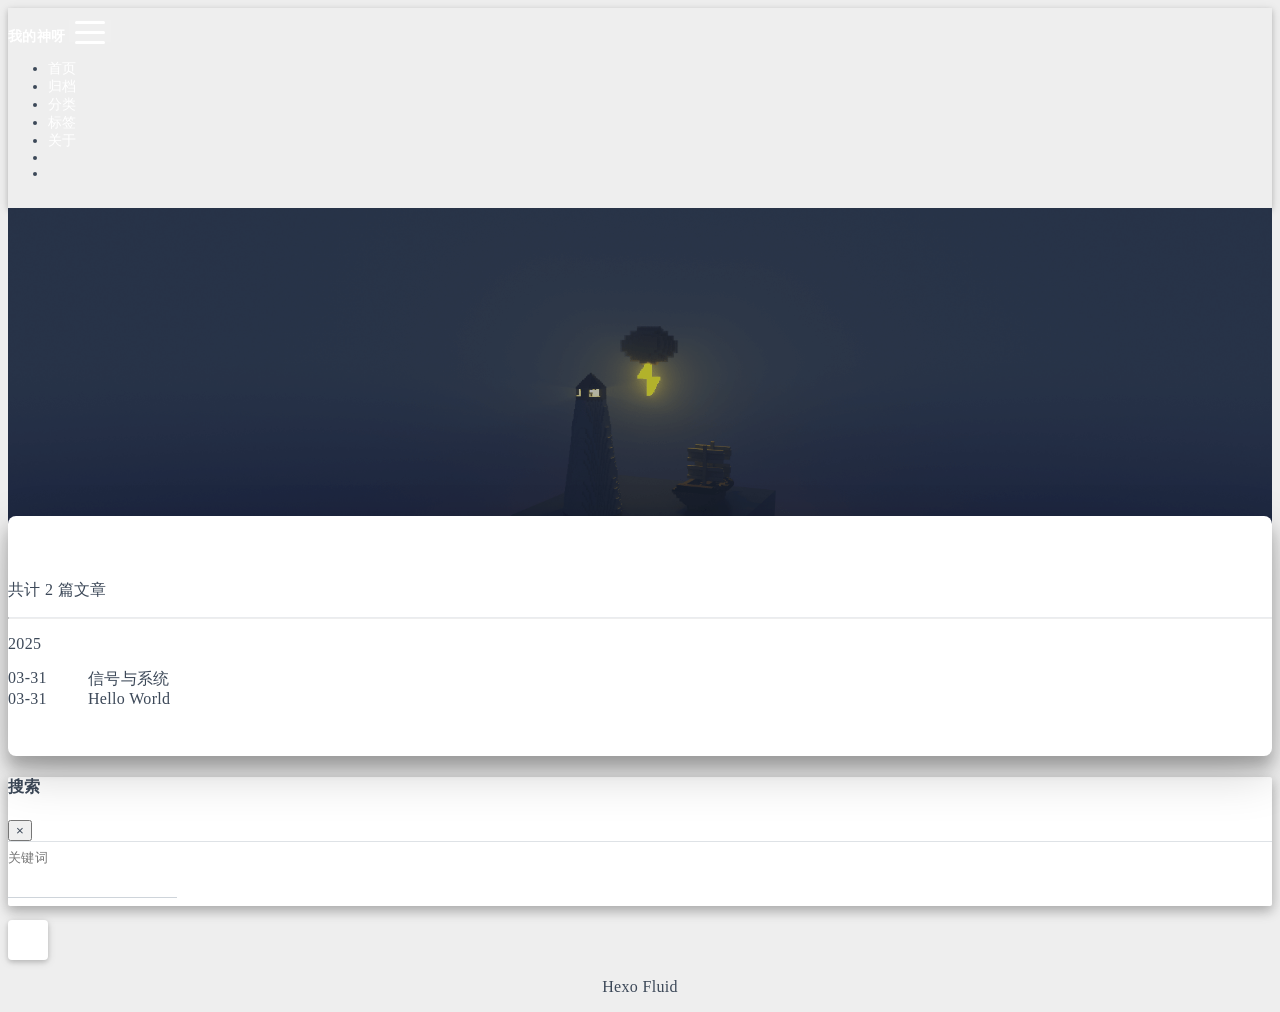
<file: archives/index.html>
<!DOCTYPE html>
<html lang="zh-CN" data-default-color-scheme=auto>



<head>
  <meta charset="UTF-8">

  <link rel="apple-touch-icon" sizes="76x76" href="/img/fluid.png">
  <link rel="icon" href="/img/fluid.png">
  

  <meta name="viewport" content="width=device-width, initial-scale=1.0, maximum-scale=5.0, shrink-to-fit=no">
  <meta http-equiv="x-ua-compatible" content="ie=edge">
  
  <meta name="theme-color" content="#2f4154">
  <meta name="author" content="John Doe">
  <meta name="keywords" content="">
  
    <meta property="og:type" content="website">
<meta property="og:title" content="归档">
<meta property="og:url" content="http://example.com/archives/index.html">
<meta property="og:site_name" content="我的神呀">
<meta property="og:locale" content="zh_CN">
<meta property="article:author" content="John Doe">
<meta name="twitter:card" content="summary_large_image">
  
  
  
  <title>归档 - 我的神呀</title>

  <link  rel="stylesheet" href="https://lib.baomitu.com/twitter-bootstrap/4.6.1/css/bootstrap.min.css" />





<!-- 主题依赖的图标库，不要自行修改 -->
<!-- Do not modify the link that theme dependent icons -->

<link rel="stylesheet" href="//at.alicdn.com/t/c/font_1749284_5i9bdhy70f8.css">



<link rel="stylesheet" href="//at.alicdn.com/t/c/font_1736178_k526ubmyhba.css">


<link  rel="stylesheet" href="/css/main.css" />


  <link id="highlight-css" rel="stylesheet" href="/css/highlight.css" />
  
    <link id="highlight-css-dark" rel="stylesheet" href="/css/highlight-dark.css" />
  




  <script id="fluid-configs">
    var Fluid = window.Fluid || {};
    Fluid.ctx = Object.assign({}, Fluid.ctx)
    var CONFIG = {"hostname":"example.com","root":"/","version":"1.9.8","typing":{"enable":true,"typeSpeed":70,"cursorChar":"_","loop":false,"scope":[]},"anchorjs":{"enable":true,"element":"h1,h2,h3,h4,h5,h6","placement":"left","visible":"hover","icon":""},"progressbar":{"enable":true,"height_px":3,"color":"#29d","options":{"showSpinner":false,"trickleSpeed":100}},"code_language":{"enable":true,"default":"TEXT"},"copy_btn":true,"image_caption":{"enable":true},"image_zoom":{"enable":true,"img_url_replace":["",""]},"toc":{"enable":true,"placement":"right","headingSelector":"h1,h2,h3,h4,h5,h6","collapseDepth":0},"lazyload":{"enable":true,"loading_img":"/img/loading.gif","onlypost":false,"offset_factor":2},"web_analytics":{"enable":false,"follow_dnt":true,"baidu":null,"google":{"measurement_id":null},"tencent":{"sid":null,"cid":null},"leancloud":{"app_id":null,"app_key":null,"server_url":null,"path":"window.location.pathname","ignore_local":false},"umami":{"src":null,"website_id":null,"domains":null,"start_time":"2024-01-01T00:00:00.000Z","token":null,"api_server":null}},"search_path":"/local-search.xml","include_content_in_search":true};

    if (CONFIG.web_analytics.follow_dnt) {
      var dntVal = navigator.doNotTrack || window.doNotTrack || navigator.msDoNotTrack;
      Fluid.ctx.dnt = dntVal && (dntVal.startsWith('1') || dntVal.startsWith('yes') || dntVal.startsWith('on'));
    }
  </script>
  <script  src="/js/utils.js" ></script>
  <script  src="/js/color-schema.js" ></script>
  


  
<meta name="generator" content="Hexo 7.3.0"></head>


<body>
  

  <header>
    

<div class="header-inner" style="height: 60vh;">
  <nav id="navbar" class="navbar fixed-top  navbar-expand-lg navbar-dark scrolling-navbar">
  <div class="container">
    <a class="navbar-brand" href="/">
      <strong>我的神呀</strong>
    </a>

    <button id="navbar-toggler-btn" class="navbar-toggler" type="button" data-toggle="collapse"
            data-target="#navbarSupportedContent"
            aria-controls="navbarSupportedContent" aria-expanded="false" aria-label="Toggle navigation">
      <div class="animated-icon"><span></span><span></span><span></span></div>
    </button>

    <!-- Collapsible content -->
    <div class="collapse navbar-collapse" id="navbarSupportedContent">
      <ul class="navbar-nav ml-auto text-center">
        
          
          
          
          
            <li class="nav-item">
              <a class="nav-link" href="/" target="_self">
                <i class="iconfont icon-home-fill"></i>
                <span>首页</span>
              </a>
            </li>
          
        
          
          
          
          
            <li class="nav-item">
              <a class="nav-link" href="/archives/" target="_self">
                <i class="iconfont icon-archive-fill"></i>
                <span>归档</span>
              </a>
            </li>
          
        
          
          
          
          
            <li class="nav-item">
              <a class="nav-link" href="/categories/" target="_self">
                <i class="iconfont icon-category-fill"></i>
                <span>分类</span>
              </a>
            </li>
          
        
          
          
          
          
            <li class="nav-item">
              <a class="nav-link" href="/tags/" target="_self">
                <i class="iconfont icon-tags-fill"></i>
                <span>标签</span>
              </a>
            </li>
          
        
          
          
          
          
            <li class="nav-item">
              <a class="nav-link" href="/about/" target="_self">
                <i class="iconfont icon-user-fill"></i>
                <span>关于</span>
              </a>
            </li>
          
        
        
          <li class="nav-item" id="search-btn">
            <a class="nav-link" target="_self" href="javascript:;" data-toggle="modal" data-target="#modalSearch" aria-label="Search">
              <i class="iconfont icon-search"></i>
            </a>
          </li>
          
        
        
          <li class="nav-item" id="color-toggle-btn">
            <a class="nav-link" target="_self" href="javascript:;" aria-label="Color Toggle">
              <i class="iconfont icon-dark" id="color-toggle-icon"></i>
            </a>
          </li>
        
      </ul>
    </div>
  </div>
</nav>

  

<div id="banner" class="banner" parallax=true
     style="background: url('/img/default.png') no-repeat center center; background-size: cover;">
  <div class="full-bg-img">
    <div class="mask flex-center" style="background-color: rgba(0, 0, 0, 0.3)">
      <div class="banner-text text-center fade-in-up">
        <div class="h2">
          
            <span id="subtitle" data-typed-text="归档"></span>
          
        </div>

        
      </div>

      
    </div>
  </div>
</div>

</div>

  </header>

  <main>
    
      <div class="container nopadding-x-md">
        <div id="board"
          >
          
          <div class="container">
            <div class="row">
              <div class="col-12 col-md-10 m-auto">
                

<div class="list-group">
  <p class="h4">共计 2 篇文章</p>
  <hr>
  
  
    
      
      <p class="h5">2025</p>
    
    <a href="/2025/03/31/%E4%BF%A1%E5%8F%B7%E4%B8%8E%E7%B3%BB%E7%BB%9F/" class="list-group-item list-group-item-action">
      <time>03-31</time>
      <div class="list-group-item-title">信号与系统</div>
    </a>
  
    
    <a href="/2025/03/31/hello-world/" class="list-group-item list-group-item-action">
      <time>03-31</time>
      <div class="list-group-item-title">Hello World</div>
    </a>
  
</div>





              </div>
            </div>
          </div>
        </div>
      </div>
    

    
      <a id="scroll-top-button" aria-label="TOP" href="#" role="button">
        <i class="iconfont icon-arrowup" aria-hidden="true"></i>
      </a>
    

    
      <div class="modal fade" id="modalSearch" tabindex="-1" role="dialog" aria-labelledby="ModalLabel"
     aria-hidden="true">
  <div class="modal-dialog modal-dialog-scrollable modal-lg" role="document">
    <div class="modal-content">
      <div class="modal-header text-center">
        <h4 class="modal-title w-100 font-weight-bold">搜索</h4>
        <button type="button" id="local-search-close" class="close" data-dismiss="modal" aria-label="Close">
          <span aria-hidden="true">&times;</span>
        </button>
      </div>
      <div class="modal-body mx-3">
        <div class="md-form mb-5">
          <input type="text" id="local-search-input" class="form-control validate">
          <label data-error="x" data-success="v" for="local-search-input">关键词</label>
        </div>
        <div class="list-group" id="local-search-result"></div>
      </div>
    </div>
  </div>
</div>

    

    
  </main>

  <footer>
    <div class="footer-inner">
  
    <div class="footer-content">
       <a href="https://hexo.io" target="_blank" rel="nofollow noopener"><span>Hexo</span></a> <i class="iconfont icon-love"></i> <a href="https://github.com/fluid-dev/hexo-theme-fluid" target="_blank" rel="nofollow noopener"><span>Fluid</span></a> 
    </div>
  
  
  
</div>

  </footer>

  <!-- Scripts -->
  
  <script  src="https://lib.baomitu.com/nprogress/0.2.0/nprogress.min.js" ></script>
  <link  rel="stylesheet" href="https://lib.baomitu.com/nprogress/0.2.0/nprogress.min.css" />

  <script>
    NProgress.configure({"showSpinner":false,"trickleSpeed":100})
    NProgress.start()
    window.addEventListener('load', function() {
      NProgress.done();
    })
  </script>


<script  src="https://lib.baomitu.com/jquery/3.6.4/jquery.min.js" ></script>
<script  src="https://lib.baomitu.com/twitter-bootstrap/4.6.1/js/bootstrap.min.js" ></script>
<script  src="/js/events.js" ></script>
<script  src="/js/plugins.js" ></script>


  <script  src="https://lib.baomitu.com/typed.js/2.0.12/typed.min.js" ></script>
  <script>
    (function (window, document) {
      var typing = Fluid.plugins.typing;
      var subtitle = document.getElementById('subtitle');
      if (!subtitle || !typing) {
        return;
      }
      var text = subtitle.getAttribute('data-typed-text');
      
        typing(text);
      
    })(window, document);
  </script>




  
    <script  src="/js/img-lazyload.js" ></script>
  




  <script  src="/js/local-search.js" ></script>





<!-- 主题的启动项，将它保持在最底部 -->
<!-- the boot of the theme, keep it at the bottom -->
<script  src="/js/boot.js" ></script>


  

  <noscript>
    <div class="noscript-warning">博客在允许 JavaScript 运行的环境下浏览效果更佳</div>
  </noscript>
</body>
</html>
</file>
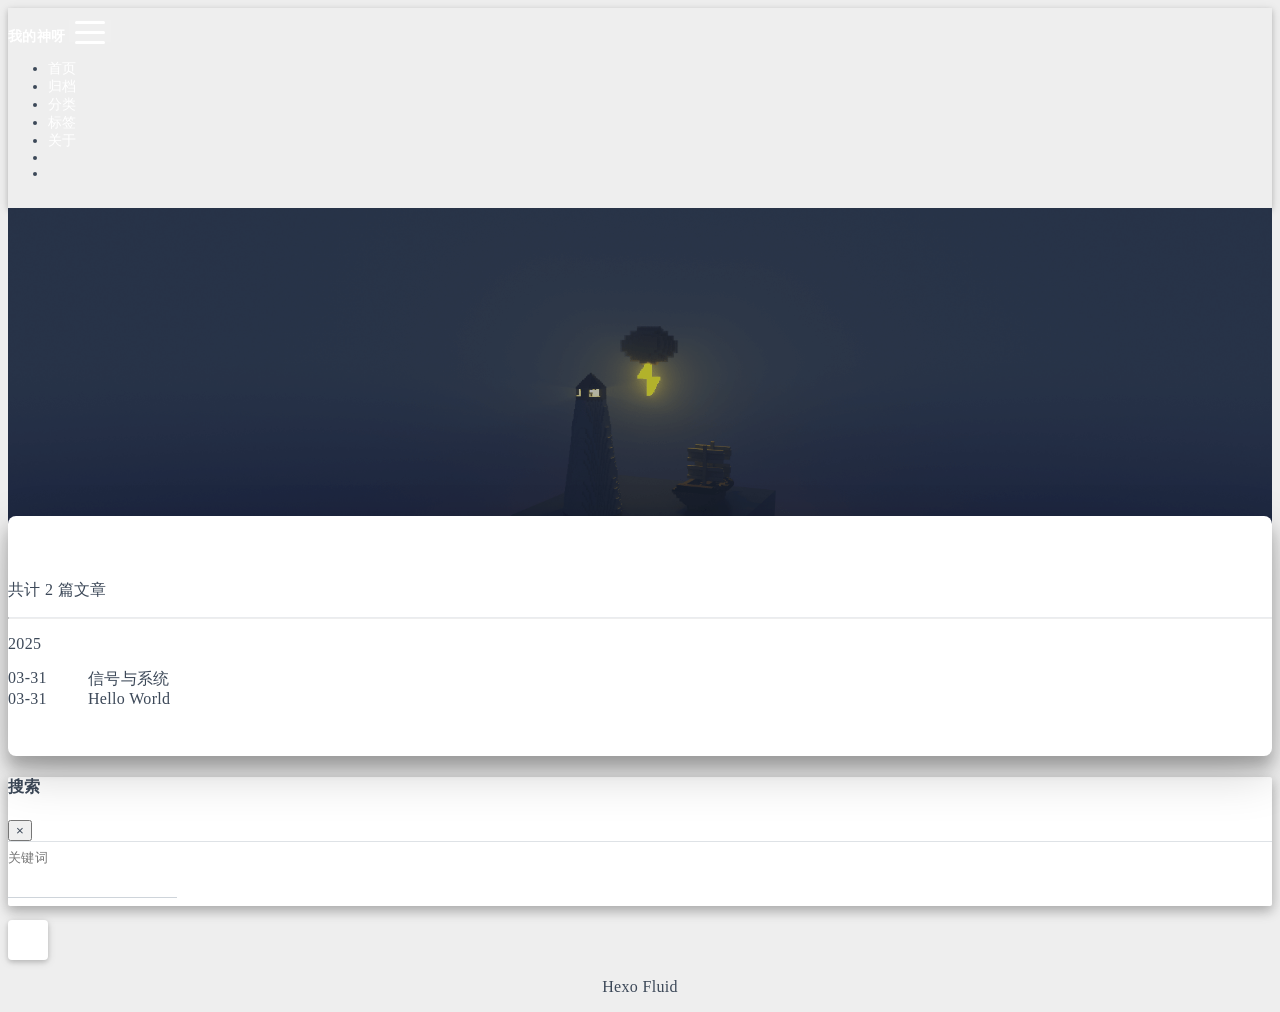
<file: archives/2025/index.html>
<!DOCTYPE html>
<html lang="zh-CN" data-default-color-scheme=auto>



<head>
  <meta charset="UTF-8">

  <link rel="apple-touch-icon" sizes="76x76" href="/img/fluid.png">
  <link rel="icon" href="/img/fluid.png">
  

  <meta name="viewport" content="width=device-width, initial-scale=1.0, maximum-scale=5.0, shrink-to-fit=no">
  <meta http-equiv="x-ua-compatible" content="ie=edge">
  
  <meta name="theme-color" content="#2f4154">
  <meta name="author" content="John Doe">
  <meta name="keywords" content="">
  
    <meta property="og:type" content="website">
<meta property="og:title" content="归档">
<meta property="og:url" content="http://example.com/archives/2025/index.html">
<meta property="og:site_name" content="我的神呀">
<meta property="og:locale" content="zh_CN">
<meta property="article:author" content="John Doe">
<meta name="twitter:card" content="summary_large_image">
  
  
  
  <title>归档 - 我的神呀</title>

  <link  rel="stylesheet" href="https://lib.baomitu.com/twitter-bootstrap/4.6.1/css/bootstrap.min.css" />





<!-- 主题依赖的图标库，不要自行修改 -->
<!-- Do not modify the link that theme dependent icons -->

<link rel="stylesheet" href="//at.alicdn.com/t/c/font_1749284_5i9bdhy70f8.css">



<link rel="stylesheet" href="//at.alicdn.com/t/c/font_1736178_k526ubmyhba.css">


<link  rel="stylesheet" href="/css/main.css" />


  <link id="highlight-css" rel="stylesheet" href="/css/highlight.css" />
  
    <link id="highlight-css-dark" rel="stylesheet" href="/css/highlight-dark.css" />
  




  <script id="fluid-configs">
    var Fluid = window.Fluid || {};
    Fluid.ctx = Object.assign({}, Fluid.ctx)
    var CONFIG = {"hostname":"example.com","root":"/","version":"1.9.8","typing":{"enable":true,"typeSpeed":70,"cursorChar":"_","loop":false,"scope":[]},"anchorjs":{"enable":true,"element":"h1,h2,h3,h4,h5,h6","placement":"left","visible":"hover","icon":""},"progressbar":{"enable":true,"height_px":3,"color":"#29d","options":{"showSpinner":false,"trickleSpeed":100}},"code_language":{"enable":true,"default":"TEXT"},"copy_btn":true,"image_caption":{"enable":true},"image_zoom":{"enable":true,"img_url_replace":["",""]},"toc":{"enable":true,"placement":"right","headingSelector":"h1,h2,h3,h4,h5,h6","collapseDepth":0},"lazyload":{"enable":true,"loading_img":"/img/loading.gif","onlypost":false,"offset_factor":2},"web_analytics":{"enable":false,"follow_dnt":true,"baidu":null,"google":{"measurement_id":null},"tencent":{"sid":null,"cid":null},"leancloud":{"app_id":null,"app_key":null,"server_url":null,"path":"window.location.pathname","ignore_local":false},"umami":{"src":null,"website_id":null,"domains":null,"start_time":"2024-01-01T00:00:00.000Z","token":null,"api_server":null}},"search_path":"/local-search.xml","include_content_in_search":true};

    if (CONFIG.web_analytics.follow_dnt) {
      var dntVal = navigator.doNotTrack || window.doNotTrack || navigator.msDoNotTrack;
      Fluid.ctx.dnt = dntVal && (dntVal.startsWith('1') || dntVal.startsWith('yes') || dntVal.startsWith('on'));
    }
  </script>
  <script  src="/js/utils.js" ></script>
  <script  src="/js/color-schema.js" ></script>
  


  
<meta name="generator" content="Hexo 7.3.0"></head>


<body>
  

  <header>
    

<div class="header-inner" style="height: 60vh;">
  <nav id="navbar" class="navbar fixed-top  navbar-expand-lg navbar-dark scrolling-navbar">
  <div class="container">
    <a class="navbar-brand" href="/">
      <strong>我的神呀</strong>
    </a>

    <button id="navbar-toggler-btn" class="navbar-toggler" type="button" data-toggle="collapse"
            data-target="#navbarSupportedContent"
            aria-controls="navbarSupportedContent" aria-expanded="false" aria-label="Toggle navigation">
      <div class="animated-icon"><span></span><span></span><span></span></div>
    </button>

    <!-- Collapsible content -->
    <div class="collapse navbar-collapse" id="navbarSupportedContent">
      <ul class="navbar-nav ml-auto text-center">
        
          
          
          
          
            <li class="nav-item">
              <a class="nav-link" href="/" target="_self">
                <i class="iconfont icon-home-fill"></i>
                <span>首页</span>
              </a>
            </li>
          
        
          
          
          
          
            <li class="nav-item">
              <a class="nav-link" href="/archives/" target="_self">
                <i class="iconfont icon-archive-fill"></i>
                <span>归档</span>
              </a>
            </li>
          
        
          
          
          
          
            <li class="nav-item">
              <a class="nav-link" href="/categories/" target="_self">
                <i class="iconfont icon-category-fill"></i>
                <span>分类</span>
              </a>
            </li>
          
        
          
          
          
          
            <li class="nav-item">
              <a class="nav-link" href="/tags/" target="_self">
                <i class="iconfont icon-tags-fill"></i>
                <span>标签</span>
              </a>
            </li>
          
        
          
          
          
          
            <li class="nav-item">
              <a class="nav-link" href="/about/" target="_self">
                <i class="iconfont icon-user-fill"></i>
                <span>关于</span>
              </a>
            </li>
          
        
        
          <li class="nav-item" id="search-btn">
            <a class="nav-link" target="_self" href="javascript:;" data-toggle="modal" data-target="#modalSearch" aria-label="Search">
              <i class="iconfont icon-search"></i>
            </a>
          </li>
          
        
        
          <li class="nav-item" id="color-toggle-btn">
            <a class="nav-link" target="_self" href="javascript:;" aria-label="Color Toggle">
              <i class="iconfont icon-dark" id="color-toggle-icon"></i>
            </a>
          </li>
        
      </ul>
    </div>
  </div>
</nav>

  

<div id="banner" class="banner" parallax=true
     style="background: url('/img/default.png') no-repeat center center; background-size: cover;">
  <div class="full-bg-img">
    <div class="mask flex-center" style="background-color: rgba(0, 0, 0, 0.3)">
      <div class="banner-text text-center fade-in-up">
        <div class="h2">
          
            <span id="subtitle" data-typed-text="归档"></span>
          
        </div>

        
      </div>

      
    </div>
  </div>
</div>

</div>

  </header>

  <main>
    
      <div class="container nopadding-x-md">
        <div id="board"
          >
          
          <div class="container">
            <div class="row">
              <div class="col-12 col-md-10 m-auto">
                

<div class="list-group">
  <p class="h4">共计 2 篇文章</p>
  <hr>
  
  
    
      
      <p class="h5">2025</p>
    
    <a href="/2025/03/31/%E4%BF%A1%E5%8F%B7%E4%B8%8E%E7%B3%BB%E7%BB%9F/" class="list-group-item list-group-item-action">
      <time>03-31</time>
      <div class="list-group-item-title">信号与系统</div>
    </a>
  
    
    <a href="/2025/03/31/hello-world/" class="list-group-item list-group-item-action">
      <time>03-31</time>
      <div class="list-group-item-title">Hello World</div>
    </a>
  
</div>





              </div>
            </div>
          </div>
        </div>
      </div>
    

    
      <a id="scroll-top-button" aria-label="TOP" href="#" role="button">
        <i class="iconfont icon-arrowup" aria-hidden="true"></i>
      </a>
    

    
      <div class="modal fade" id="modalSearch" tabindex="-1" role="dialog" aria-labelledby="ModalLabel"
     aria-hidden="true">
  <div class="modal-dialog modal-dialog-scrollable modal-lg" role="document">
    <div class="modal-content">
      <div class="modal-header text-center">
        <h4 class="modal-title w-100 font-weight-bold">搜索</h4>
        <button type="button" id="local-search-close" class="close" data-dismiss="modal" aria-label="Close">
          <span aria-hidden="true">&times;</span>
        </button>
      </div>
      <div class="modal-body mx-3">
        <div class="md-form mb-5">
          <input type="text" id="local-search-input" class="form-control validate">
          <label data-error="x" data-success="v" for="local-search-input">关键词</label>
        </div>
        <div class="list-group" id="local-search-result"></div>
      </div>
    </div>
  </div>
</div>

    

    
  </main>

  <footer>
    <div class="footer-inner">
  
    <div class="footer-content">
       <a href="https://hexo.io" target="_blank" rel="nofollow noopener"><span>Hexo</span></a> <i class="iconfont icon-love"></i> <a href="https://github.com/fluid-dev/hexo-theme-fluid" target="_blank" rel="nofollow noopener"><span>Fluid</span></a> 
    </div>
  
  
  
</div>

  </footer>

  <!-- Scripts -->
  
  <script  src="https://lib.baomitu.com/nprogress/0.2.0/nprogress.min.js" ></script>
  <link  rel="stylesheet" href="https://lib.baomitu.com/nprogress/0.2.0/nprogress.min.css" />

  <script>
    NProgress.configure({"showSpinner":false,"trickleSpeed":100})
    NProgress.start()
    window.addEventListener('load', function() {
      NProgress.done();
    })
  </script>


<script  src="https://lib.baomitu.com/jquery/3.6.4/jquery.min.js" ></script>
<script  src="https://lib.baomitu.com/twitter-bootstrap/4.6.1/js/bootstrap.min.js" ></script>
<script  src="/js/events.js" ></script>
<script  src="/js/plugins.js" ></script>


  <script  src="https://lib.baomitu.com/typed.js/2.0.12/typed.min.js" ></script>
  <script>
    (function (window, document) {
      var typing = Fluid.plugins.typing;
      var subtitle = document.getElementById('subtitle');
      if (!subtitle || !typing) {
        return;
      }
      var text = subtitle.getAttribute('data-typed-text');
      
        typing(text);
      
    })(window, document);
  </script>




  
    <script  src="/js/img-lazyload.js" ></script>
  




  <script  src="/js/local-search.js" ></script>





<!-- 主题的启动项，将它保持在最底部 -->
<!-- the boot of the theme, keep it at the bottom -->
<script  src="/js/boot.js" ></script>


  

  <noscript>
    <div class="noscript-warning">博客在允许 JavaScript 运行的环境下浏览效果更佳</div>
  </noscript>
</body>
</html>
</file>
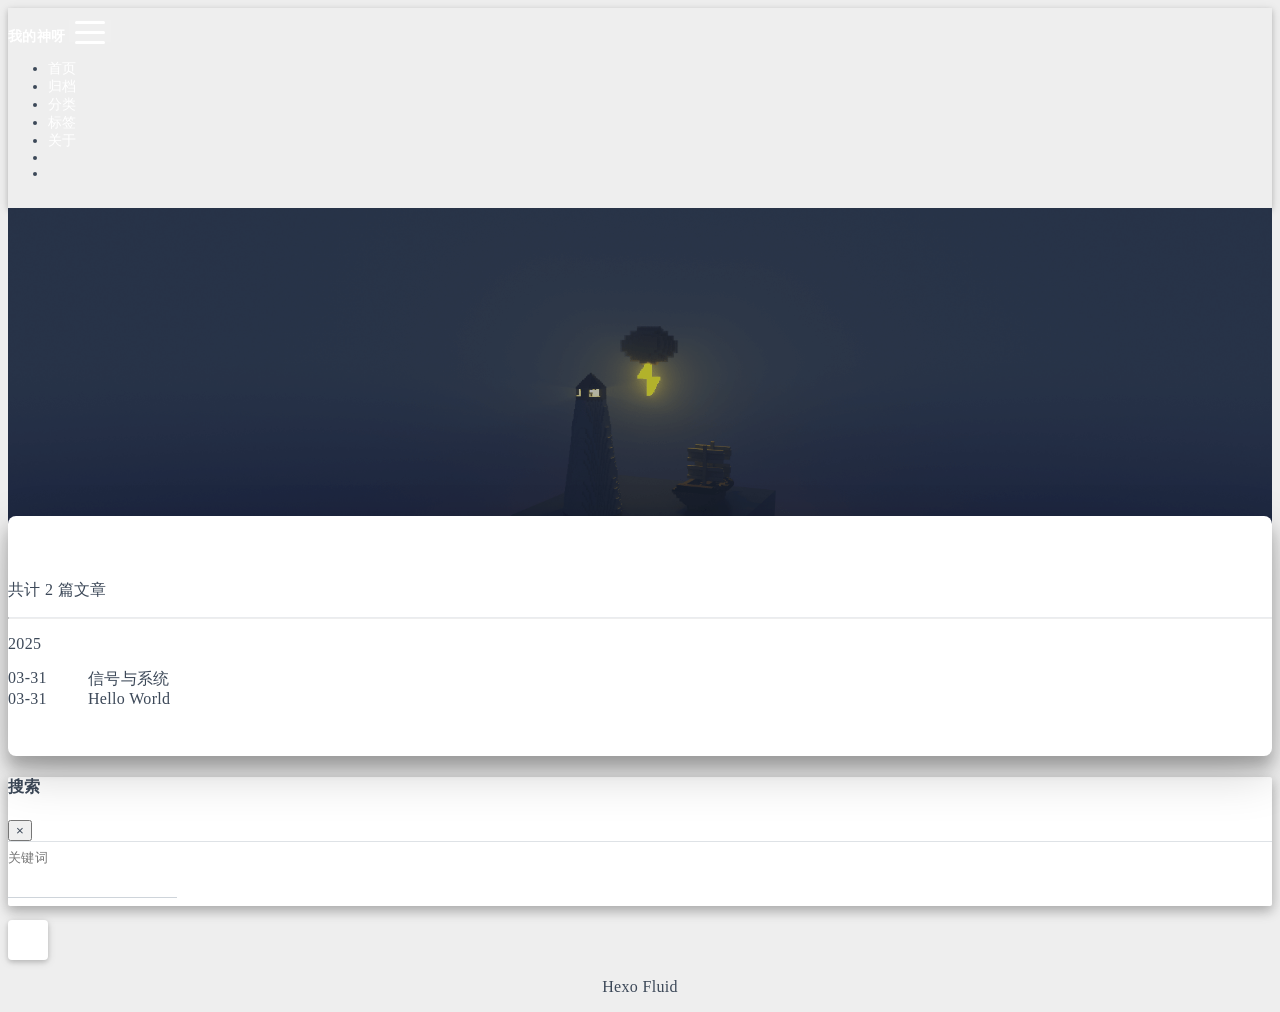
<file: archives/2025/03/index.html>
<!DOCTYPE html>
<html lang="zh-CN" data-default-color-scheme=auto>



<head>
  <meta charset="UTF-8">

  <link rel="apple-touch-icon" sizes="76x76" href="/img/fluid.png">
  <link rel="icon" href="/img/fluid.png">
  

  <meta name="viewport" content="width=device-width, initial-scale=1.0, maximum-scale=5.0, shrink-to-fit=no">
  <meta http-equiv="x-ua-compatible" content="ie=edge">
  
  <meta name="theme-color" content="#2f4154">
  <meta name="author" content="John Doe">
  <meta name="keywords" content="">
  
    <meta property="og:type" content="website">
<meta property="og:title" content="归档">
<meta property="og:url" content="http://example.com/archives/2025/03/index.html">
<meta property="og:site_name" content="我的神呀">
<meta property="og:locale" content="zh_CN">
<meta property="article:author" content="John Doe">
<meta name="twitter:card" content="summary_large_image">
  
  
  
  <title>归档 - 我的神呀</title>

  <link  rel="stylesheet" href="https://lib.baomitu.com/twitter-bootstrap/4.6.1/css/bootstrap.min.css" />





<!-- 主题依赖的图标库，不要自行修改 -->
<!-- Do not modify the link that theme dependent icons -->

<link rel="stylesheet" href="//at.alicdn.com/t/c/font_1749284_5i9bdhy70f8.css">



<link rel="stylesheet" href="//at.alicdn.com/t/c/font_1736178_k526ubmyhba.css">


<link  rel="stylesheet" href="/css/main.css" />


  <link id="highlight-css" rel="stylesheet" href="/css/highlight.css" />
  
    <link id="highlight-css-dark" rel="stylesheet" href="/css/highlight-dark.css" />
  




  <script id="fluid-configs">
    var Fluid = window.Fluid || {};
    Fluid.ctx = Object.assign({}, Fluid.ctx)
    var CONFIG = {"hostname":"example.com","root":"/","version":"1.9.8","typing":{"enable":true,"typeSpeed":70,"cursorChar":"_","loop":false,"scope":[]},"anchorjs":{"enable":true,"element":"h1,h2,h3,h4,h5,h6","placement":"left","visible":"hover","icon":""},"progressbar":{"enable":true,"height_px":3,"color":"#29d","options":{"showSpinner":false,"trickleSpeed":100}},"code_language":{"enable":true,"default":"TEXT"},"copy_btn":true,"image_caption":{"enable":true},"image_zoom":{"enable":true,"img_url_replace":["",""]},"toc":{"enable":true,"placement":"right","headingSelector":"h1,h2,h3,h4,h5,h6","collapseDepth":0},"lazyload":{"enable":true,"loading_img":"/img/loading.gif","onlypost":false,"offset_factor":2},"web_analytics":{"enable":false,"follow_dnt":true,"baidu":null,"google":{"measurement_id":null},"tencent":{"sid":null,"cid":null},"leancloud":{"app_id":null,"app_key":null,"server_url":null,"path":"window.location.pathname","ignore_local":false},"umami":{"src":null,"website_id":null,"domains":null,"start_time":"2024-01-01T00:00:00.000Z","token":null,"api_server":null}},"search_path":"/local-search.xml","include_content_in_search":true};

    if (CONFIG.web_analytics.follow_dnt) {
      var dntVal = navigator.doNotTrack || window.doNotTrack || navigator.msDoNotTrack;
      Fluid.ctx.dnt = dntVal && (dntVal.startsWith('1') || dntVal.startsWith('yes') || dntVal.startsWith('on'));
    }
  </script>
  <script  src="/js/utils.js" ></script>
  <script  src="/js/color-schema.js" ></script>
  


  
<meta name="generator" content="Hexo 7.3.0"></head>


<body>
  

  <header>
    

<div class="header-inner" style="height: 60vh;">
  <nav id="navbar" class="navbar fixed-top  navbar-expand-lg navbar-dark scrolling-navbar">
  <div class="container">
    <a class="navbar-brand" href="/">
      <strong>我的神呀</strong>
    </a>

    <button id="navbar-toggler-btn" class="navbar-toggler" type="button" data-toggle="collapse"
            data-target="#navbarSupportedContent"
            aria-controls="navbarSupportedContent" aria-expanded="false" aria-label="Toggle navigation">
      <div class="animated-icon"><span></span><span></span><span></span></div>
    </button>

    <!-- Collapsible content -->
    <div class="collapse navbar-collapse" id="navbarSupportedContent">
      <ul class="navbar-nav ml-auto text-center">
        
          
          
          
          
            <li class="nav-item">
              <a class="nav-link" href="/" target="_self">
                <i class="iconfont icon-home-fill"></i>
                <span>首页</span>
              </a>
            </li>
          
        
          
          
          
          
            <li class="nav-item">
              <a class="nav-link" href="/archives/" target="_self">
                <i class="iconfont icon-archive-fill"></i>
                <span>归档</span>
              </a>
            </li>
          
        
          
          
          
          
            <li class="nav-item">
              <a class="nav-link" href="/categories/" target="_self">
                <i class="iconfont icon-category-fill"></i>
                <span>分类</span>
              </a>
            </li>
          
        
          
          
          
          
            <li class="nav-item">
              <a class="nav-link" href="/tags/" target="_self">
                <i class="iconfont icon-tags-fill"></i>
                <span>标签</span>
              </a>
            </li>
          
        
          
          
          
          
            <li class="nav-item">
              <a class="nav-link" href="/about/" target="_self">
                <i class="iconfont icon-user-fill"></i>
                <span>关于</span>
              </a>
            </li>
          
        
        
          <li class="nav-item" id="search-btn">
            <a class="nav-link" target="_self" href="javascript:;" data-toggle="modal" data-target="#modalSearch" aria-label="Search">
              <i class="iconfont icon-search"></i>
            </a>
          </li>
          
        
        
          <li class="nav-item" id="color-toggle-btn">
            <a class="nav-link" target="_self" href="javascript:;" aria-label="Color Toggle">
              <i class="iconfont icon-dark" id="color-toggle-icon"></i>
            </a>
          </li>
        
      </ul>
    </div>
  </div>
</nav>

  

<div id="banner" class="banner" parallax=true
     style="background: url('/img/default.png') no-repeat center center; background-size: cover;">
  <div class="full-bg-img">
    <div class="mask flex-center" style="background-color: rgba(0, 0, 0, 0.3)">
      <div class="banner-text text-center fade-in-up">
        <div class="h2">
          
            <span id="subtitle" data-typed-text="归档"></span>
          
        </div>

        
      </div>

      
    </div>
  </div>
</div>

</div>

  </header>

  <main>
    
      <div class="container nopadding-x-md">
        <div id="board"
          >
          
          <div class="container">
            <div class="row">
              <div class="col-12 col-md-10 m-auto">
                

<div class="list-group">
  <p class="h4">共计 2 篇文章</p>
  <hr>
  
  
    
      
      <p class="h5">2025</p>
    
    <a href="/2025/03/31/%E4%BF%A1%E5%8F%B7%E4%B8%8E%E7%B3%BB%E7%BB%9F/" class="list-group-item list-group-item-action">
      <time>03-31</time>
      <div class="list-group-item-title">信号与系统</div>
    </a>
  
    
    <a href="/2025/03/31/hello-world/" class="list-group-item list-group-item-action">
      <time>03-31</time>
      <div class="list-group-item-title">Hello World</div>
    </a>
  
</div>





              </div>
            </div>
          </div>
        </div>
      </div>
    

    
      <a id="scroll-top-button" aria-label="TOP" href="#" role="button">
        <i class="iconfont icon-arrowup" aria-hidden="true"></i>
      </a>
    

    
      <div class="modal fade" id="modalSearch" tabindex="-1" role="dialog" aria-labelledby="ModalLabel"
     aria-hidden="true">
  <div class="modal-dialog modal-dialog-scrollable modal-lg" role="document">
    <div class="modal-content">
      <div class="modal-header text-center">
        <h4 class="modal-title w-100 font-weight-bold">搜索</h4>
        <button type="button" id="local-search-close" class="close" data-dismiss="modal" aria-label="Close">
          <span aria-hidden="true">&times;</span>
        </button>
      </div>
      <div class="modal-body mx-3">
        <div class="md-form mb-5">
          <input type="text" id="local-search-input" class="form-control validate">
          <label data-error="x" data-success="v" for="local-search-input">关键词</label>
        </div>
        <div class="list-group" id="local-search-result"></div>
      </div>
    </div>
  </div>
</div>

    

    
  </main>

  <footer>
    <div class="footer-inner">
  
    <div class="footer-content">
       <a href="https://hexo.io" target="_blank" rel="nofollow noopener"><span>Hexo</span></a> <i class="iconfont icon-love"></i> <a href="https://github.com/fluid-dev/hexo-theme-fluid" target="_blank" rel="nofollow noopener"><span>Fluid</span></a> 
    </div>
  
  
  
</div>

  </footer>

  <!-- Scripts -->
  
  <script  src="https://lib.baomitu.com/nprogress/0.2.0/nprogress.min.js" ></script>
  <link  rel="stylesheet" href="https://lib.baomitu.com/nprogress/0.2.0/nprogress.min.css" />

  <script>
    NProgress.configure({"showSpinner":false,"trickleSpeed":100})
    NProgress.start()
    window.addEventListener('load', function() {
      NProgress.done();
    })
  </script>


<script  src="https://lib.baomitu.com/jquery/3.6.4/jquery.min.js" ></script>
<script  src="https://lib.baomitu.com/twitter-bootstrap/4.6.1/js/bootstrap.min.js" ></script>
<script  src="/js/events.js" ></script>
<script  src="/js/plugins.js" ></script>


  <script  src="https://lib.baomitu.com/typed.js/2.0.12/typed.min.js" ></script>
  <script>
    (function (window, document) {
      var typing = Fluid.plugins.typing;
      var subtitle = document.getElementById('subtitle');
      if (!subtitle || !typing) {
        return;
      }
      var text = subtitle.getAttribute('data-typed-text');
      
        typing(text);
      
    })(window, document);
  </script>




  
    <script  src="/js/img-lazyload.js" ></script>
  




  <script  src="/js/local-search.js" ></script>





<!-- 主题的启动项，将它保持在最底部 -->
<!-- the boot of the theme, keep it at the bottom -->
<script  src="/js/boot.js" ></script>


  

  <noscript>
    <div class="noscript-warning">博客在允许 JavaScript 运行的环境下浏览效果更佳</div>
  </noscript>
</body>
</html>
</file>
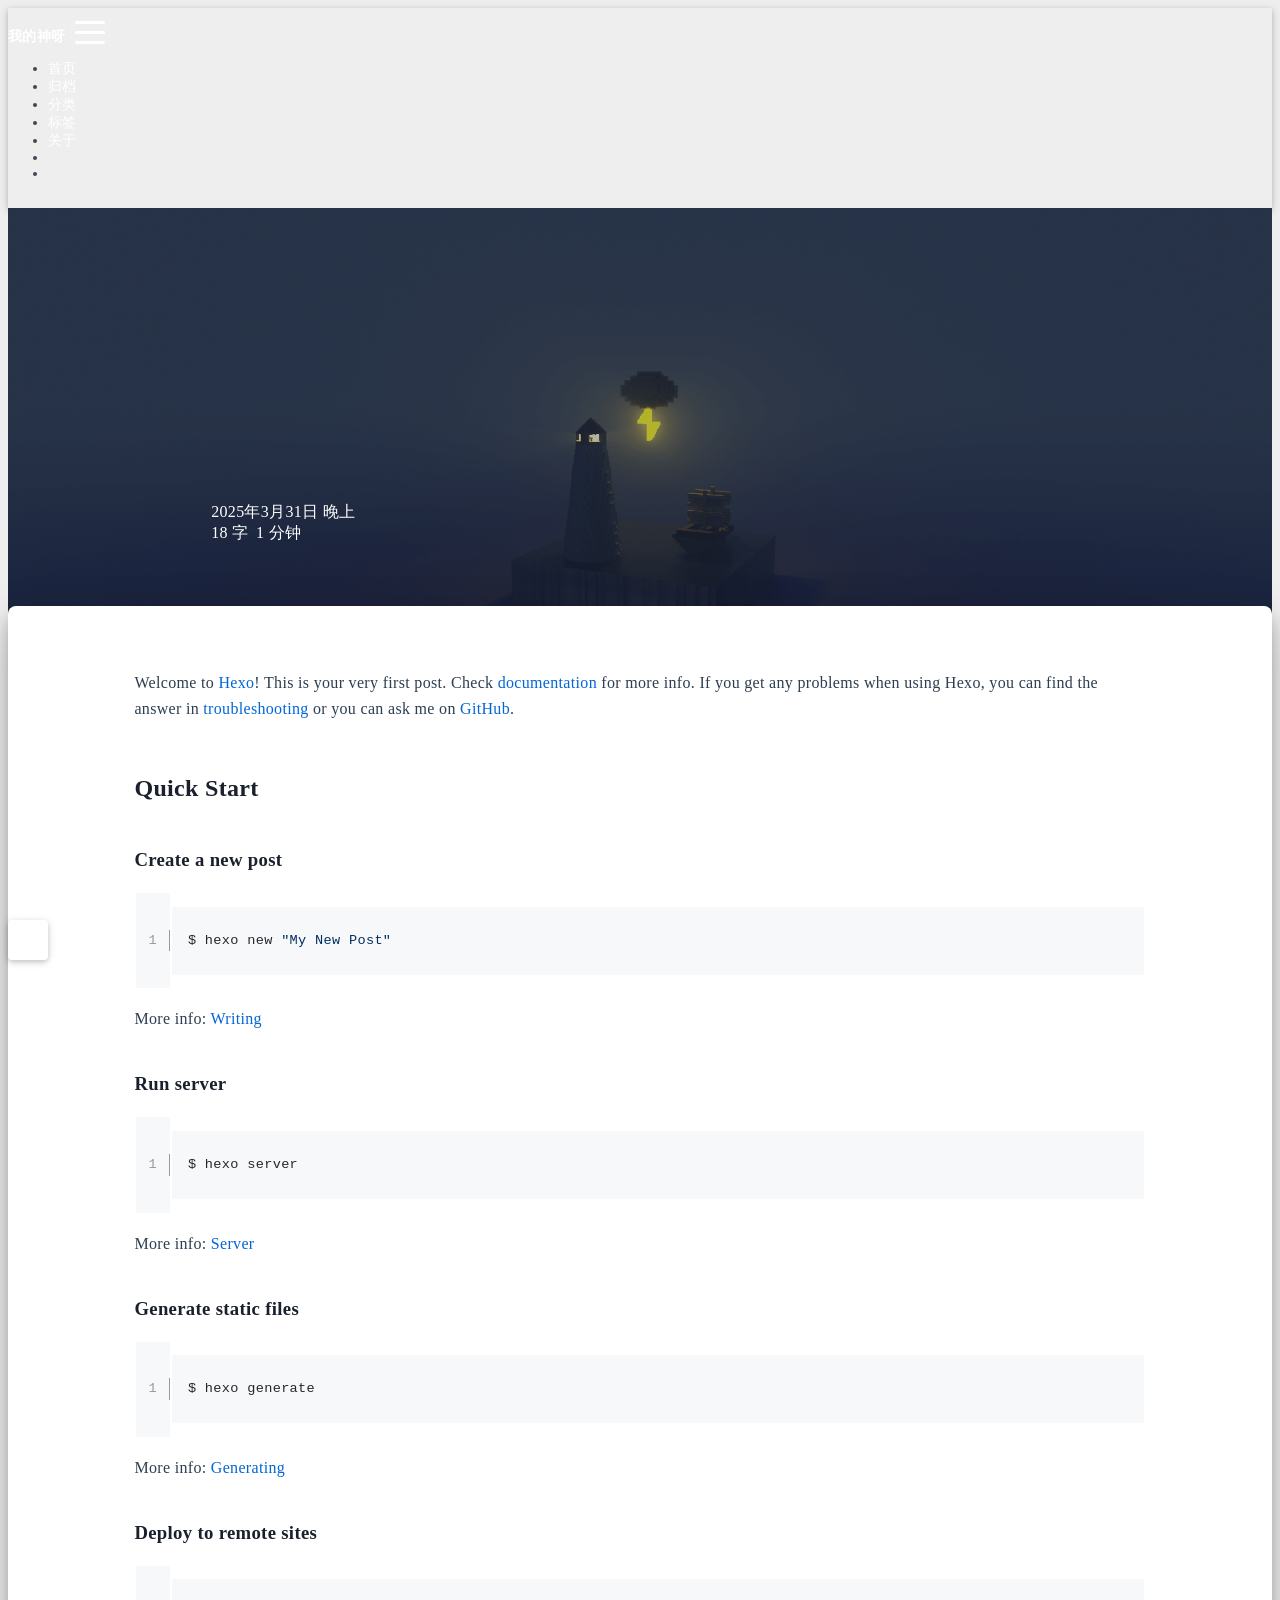
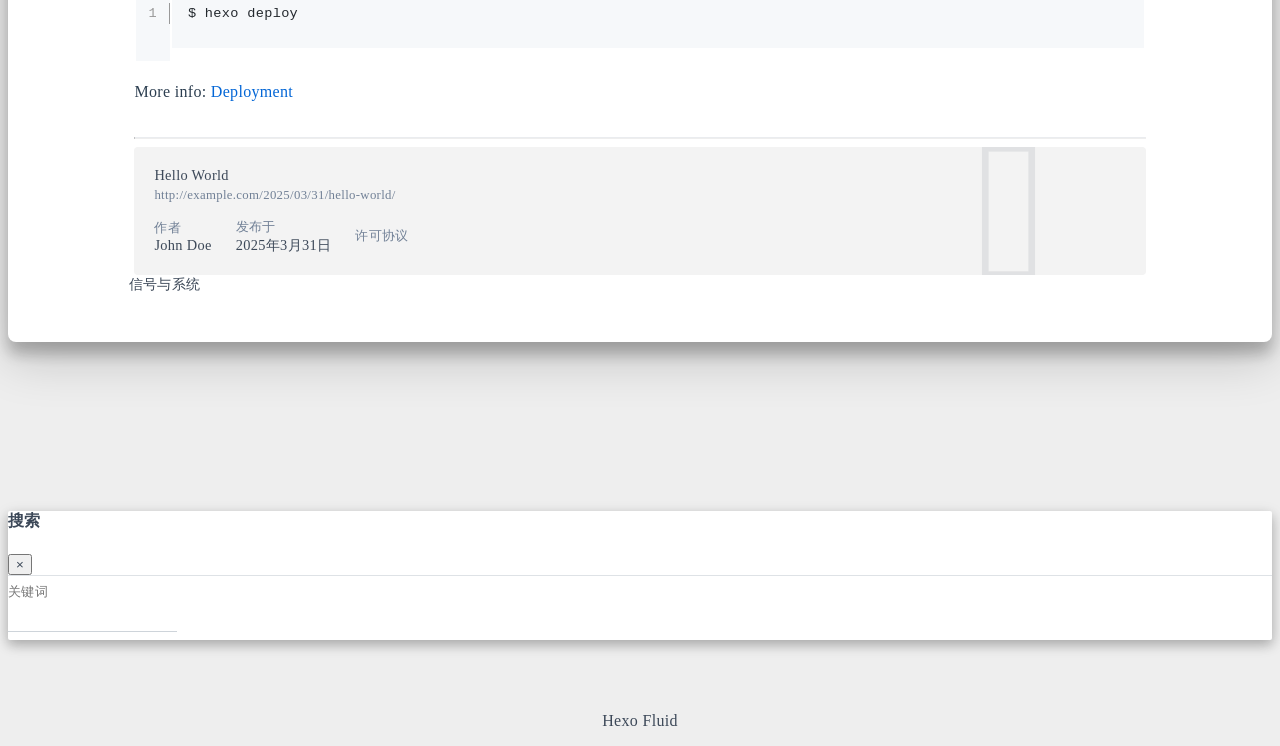
<file: 2025/03/31/hello-world/index.html>
<!DOCTYPE html>
<html lang="zh-CN" data-default-color-scheme=auto>



<head>
  <meta charset="UTF-8">

  <link rel="apple-touch-icon" sizes="76x76" href="/img/fluid.png">
  <link rel="icon" href="/img/fluid.png">
  

  <meta name="viewport" content="width=device-width, initial-scale=1.0, maximum-scale=5.0, shrink-to-fit=no">
  <meta http-equiv="x-ua-compatible" content="ie=edge">
  
  <meta name="theme-color" content="#2f4154">
  <meta name="author" content="John Doe">
  <meta name="keywords" content="">
  
    <meta name="description" content="Welcome to Hexo! This is your very first post. Check documentation for more info. If you get any problems when using Hexo, you can find the answer in troubleshooting or you can ask me on GitHub. Quick">
<meta property="og:type" content="article">
<meta property="og:title" content="Hello World">
<meta property="og:url" content="http://example.com/2025/03/31/hello-world/index.html">
<meta property="og:site_name" content="我的神呀">
<meta property="og:description" content="Welcome to Hexo! This is your very first post. Check documentation for more info. If you get any problems when using Hexo, you can find the answer in troubleshooting or you can ask me on GitHub. Quick">
<meta property="og:locale" content="zh_CN">
<meta property="article:published_time" content="2025-03-31T11:16:30.630Z">
<meta property="article:modified_time" content="2025-03-31T09:42:17.544Z">
<meta property="article:author" content="John Doe">
<meta name="twitter:card" content="summary_large_image">
  
  
  
  <title>Hello World - 我的神呀</title>

  <link  rel="stylesheet" href="https://lib.baomitu.com/twitter-bootstrap/4.6.1/css/bootstrap.min.css" />



  <link  rel="stylesheet" href="https://lib.baomitu.com/github-markdown-css/4.0.0/github-markdown.min.css" />

  <link  rel="stylesheet" href="https://lib.baomitu.com/hint.css/2.7.0/hint.min.css" />

  <link  rel="stylesheet" href="https://lib.baomitu.com/fancybox/3.5.7/jquery.fancybox.min.css" />



<!-- 主题依赖的图标库，不要自行修改 -->
<!-- Do not modify the link that theme dependent icons -->

<link rel="stylesheet" href="//at.alicdn.com/t/c/font_1749284_5i9bdhy70f8.css">



<link rel="stylesheet" href="//at.alicdn.com/t/c/font_1736178_k526ubmyhba.css">


<link  rel="stylesheet" href="/css/main.css" />


  <link id="highlight-css" rel="stylesheet" href="/css/highlight.css" />
  
    <link id="highlight-css-dark" rel="stylesheet" href="/css/highlight-dark.css" />
  




  <script id="fluid-configs">
    var Fluid = window.Fluid || {};
    Fluid.ctx = Object.assign({}, Fluid.ctx)
    var CONFIG = {"hostname":"example.com","root":"/","version":"1.9.8","typing":{"enable":true,"typeSpeed":70,"cursorChar":"_","loop":false,"scope":[]},"anchorjs":{"enable":true,"element":"h1,h2,h3,h4,h5,h6","placement":"left","visible":"hover","icon":""},"progressbar":{"enable":true,"height_px":3,"color":"#29d","options":{"showSpinner":false,"trickleSpeed":100}},"code_language":{"enable":true,"default":"TEXT"},"copy_btn":true,"image_caption":{"enable":true},"image_zoom":{"enable":true,"img_url_replace":["",""]},"toc":{"enable":true,"placement":"right","headingSelector":"h1,h2,h3,h4,h5,h6","collapseDepth":0},"lazyload":{"enable":true,"loading_img":"/img/loading.gif","onlypost":false,"offset_factor":2},"web_analytics":{"enable":false,"follow_dnt":true,"baidu":null,"google":{"measurement_id":null},"tencent":{"sid":null,"cid":null},"leancloud":{"app_id":null,"app_key":null,"server_url":null,"path":"window.location.pathname","ignore_local":false},"umami":{"src":null,"website_id":null,"domains":null,"start_time":"2024-01-01T00:00:00.000Z","token":null,"api_server":null}},"search_path":"/local-search.xml","include_content_in_search":true};

    if (CONFIG.web_analytics.follow_dnt) {
      var dntVal = navigator.doNotTrack || window.doNotTrack || navigator.msDoNotTrack;
      Fluid.ctx.dnt = dntVal && (dntVal.startsWith('1') || dntVal.startsWith('yes') || dntVal.startsWith('on'));
    }
  </script>
  <script  src="/js/utils.js" ></script>
  <script  src="/js/color-schema.js" ></script>
  


  
<meta name="generator" content="Hexo 7.3.0"></head>


<body>
  

  <header>
    

<div class="header-inner" style="height: 70vh;">
  <nav id="navbar" class="navbar fixed-top  navbar-expand-lg navbar-dark scrolling-navbar">
  <div class="container">
    <a class="navbar-brand" href="/">
      <strong>我的神呀</strong>
    </a>

    <button id="navbar-toggler-btn" class="navbar-toggler" type="button" data-toggle="collapse"
            data-target="#navbarSupportedContent"
            aria-controls="navbarSupportedContent" aria-expanded="false" aria-label="Toggle navigation">
      <div class="animated-icon"><span></span><span></span><span></span></div>
    </button>

    <!-- Collapsible content -->
    <div class="collapse navbar-collapse" id="navbarSupportedContent">
      <ul class="navbar-nav ml-auto text-center">
        
          
          
          
          
            <li class="nav-item">
              <a class="nav-link" href="/" target="_self">
                <i class="iconfont icon-home-fill"></i>
                <span>首页</span>
              </a>
            </li>
          
        
          
          
          
          
            <li class="nav-item">
              <a class="nav-link" href="/archives/" target="_self">
                <i class="iconfont icon-archive-fill"></i>
                <span>归档</span>
              </a>
            </li>
          
        
          
          
          
          
            <li class="nav-item">
              <a class="nav-link" href="/categories/" target="_self">
                <i class="iconfont icon-category-fill"></i>
                <span>分类</span>
              </a>
            </li>
          
        
          
          
          
          
            <li class="nav-item">
              <a class="nav-link" href="/tags/" target="_self">
                <i class="iconfont icon-tags-fill"></i>
                <span>标签</span>
              </a>
            </li>
          
        
          
          
          
          
            <li class="nav-item">
              <a class="nav-link" href="/about/" target="_self">
                <i class="iconfont icon-user-fill"></i>
                <span>关于</span>
              </a>
            </li>
          
        
        
          <li class="nav-item" id="search-btn">
            <a class="nav-link" target="_self" href="javascript:;" data-toggle="modal" data-target="#modalSearch" aria-label="Search">
              <i class="iconfont icon-search"></i>
            </a>
          </li>
          
        
        
          <li class="nav-item" id="color-toggle-btn">
            <a class="nav-link" target="_self" href="javascript:;" aria-label="Color Toggle">
              <i class="iconfont icon-dark" id="color-toggle-icon"></i>
            </a>
          </li>
        
      </ul>
    </div>
  </div>
</nav>

  

<div id="banner" class="banner" parallax=true
     style="background: url('/img/default.png') no-repeat center center; background-size: cover;">
  <div class="full-bg-img">
    <div class="mask flex-center" style="background-color: rgba(0, 0, 0, 0.3)">
      <div class="banner-text text-center fade-in-up">
        <div class="h2">
          
            <span id="subtitle" data-typed-text="Hello World"></span>
          
        </div>

        
          
  <div class="mt-3">
    
    
      <span class="post-meta">
        <i class="iconfont icon-date-fill" aria-hidden="true"></i>
        <time datetime="2025-03-31 19:16" pubdate>
          2025年3月31日 晚上
        </time>
      </span>
    
  </div>

  <div class="mt-1">
    
      <span class="post-meta mr-2">
        <i class="iconfont icon-chart"></i>
        
          18 字
        
      </span>
    

    
      <span class="post-meta mr-2">
        <i class="iconfont icon-clock-fill"></i>
        
        
        
          1 分钟
        
      </span>
    

    
    
  </div>


        
      </div>

      
    </div>
  </div>
</div>

</div>

  </header>

  <main>
    
      

<div class="container-fluid nopadding-x">
  <div class="row nomargin-x">
    <div class="side-col d-none d-lg-block col-lg-2">
      

    </div>

    <div class="col-lg-8 nopadding-x-md">
      <div class="container nopadding-x-md" id="board-ctn">
        <div id="board">
          <article class="post-content mx-auto">
            <h1 id="seo-header">Hello World</h1>
            
            
              <div class="markdown-body">
                
                <p>Welcome to <a target="_blank" rel="noopener" href="https://hexo.io/">Hexo</a>! This is your very first post. Check <a target="_blank" rel="noopener" href="https://hexo.io/docs/">documentation</a> for more info. If you get any problems when using Hexo, you can find the answer in <a target="_blank" rel="noopener" href="https://hexo.io/docs/troubleshooting.html">troubleshooting</a> or you can ask me on <a target="_blank" rel="noopener" href="https://github.com/hexojs/hexo/issues">GitHub</a>.</p>
<h2 id="Quick-Start"><a href="#Quick-Start" class="headerlink" title="Quick Start"></a>Quick Start</h2><h3 id="Create-a-new-post"><a href="#Create-a-new-post" class="headerlink" title="Create a new post"></a>Create a new post</h3><figure class="highlight bash"><table><tr><td class="gutter"><pre><span class="line">1</span><br></pre></td><td class="code"><pre><code class="hljs bash">$ hexo new <span class="hljs-string">&quot;My New Post&quot;</span><br></code></pre></td></tr></table></figure>

<p>More info: <a target="_blank" rel="noopener" href="https://hexo.io/docs/writing.html">Writing</a></p>
<h3 id="Run-server"><a href="#Run-server" class="headerlink" title="Run server"></a>Run server</h3><figure class="highlight bash"><table><tr><td class="gutter"><pre><span class="line">1</span><br></pre></td><td class="code"><pre><code class="hljs bash">$ hexo server<br></code></pre></td></tr></table></figure>

<p>More info: <a target="_blank" rel="noopener" href="https://hexo.io/docs/server.html">Server</a></p>
<h3 id="Generate-static-files"><a href="#Generate-static-files" class="headerlink" title="Generate static files"></a>Generate static files</h3><figure class="highlight bash"><table><tr><td class="gutter"><pre><span class="line">1</span><br></pre></td><td class="code"><pre><code class="hljs bash">$ hexo generate<br></code></pre></td></tr></table></figure>

<p>More info: <a target="_blank" rel="noopener" href="https://hexo.io/docs/generating.html">Generating</a></p>
<h3 id="Deploy-to-remote-sites"><a href="#Deploy-to-remote-sites" class="headerlink" title="Deploy to remote sites"></a>Deploy to remote sites</h3><figure class="highlight bash"><table><tr><td class="gutter"><pre><span class="line">1</span><br></pre></td><td class="code"><pre><code class="hljs bash">$ hexo deploy<br></code></pre></td></tr></table></figure>

<p>More info: <a target="_blank" rel="noopener" href="https://hexo.io/docs/one-command-deployment.html">Deployment</a></p>

                
              </div>
            
            <hr/>
            <div>
              <div class="post-metas my-3">
  
  
</div>


              
  

  <div class="license-box my-3">
    <div class="license-title">
      <div>Hello World</div>
      <div>http://example.com/2025/03/31/hello-world/</div>
    </div>
    <div class="license-meta">
      
        <div class="license-meta-item">
          <div>作者</div>
          <div>John Doe</div>
        </div>
      
      
        <div class="license-meta-item license-meta-date">
          <div>发布于</div>
          <div>2025年3月31日</div>
        </div>
      
      
      
        <div class="license-meta-item">
          <div>许可协议</div>
          <div>
            
              
              
                <a class="print-no-link" target="_blank" href="https://creativecommons.org/licenses/by/4.0/">
                  <span class="hint--top hint--rounded" aria-label="BY - 署名">
                    <i class="iconfont icon-cc-by"></i>
                  </span>
                </a>
              
            
          </div>
        </div>
      
    </div>
    <div class="license-icon iconfont"></div>
  </div>



              
                <div class="post-prevnext my-3">
                  <article class="post-prev col-6">
                    
                    
                      <a href="/2025/03/31/%E4%BF%A1%E5%8F%B7%E4%B8%8E%E7%B3%BB%E7%BB%9F/" title="信号与系统">
                        <i class="iconfont icon-arrowleft"></i>
                        <span class="hidden-mobile">信号与系统</span>
                        <span class="visible-mobile">上一篇</span>
                      </a>
                    
                  </article>
                  <article class="post-next col-6">
                    
                    
                  </article>
                </div>
              
            </div>

            
          </article>
        </div>
      </div>
    </div>

    <div class="side-col d-none d-lg-block col-lg-2">
      
  <aside class="sidebar" style="margin-left: -1rem">
    <div id="toc">
  <p class="toc-header">
    <i class="iconfont icon-list"></i>
    <span>目录</span>
  </p>
  <div class="toc-body" id="toc-body"></div>
</div>



  </aside>


    </div>
  </div>
</div>





  



  



  



  



  







    

    
      <a id="scroll-top-button" aria-label="TOP" href="#" role="button">
        <i class="iconfont icon-arrowup" aria-hidden="true"></i>
      </a>
    

    
      <div class="modal fade" id="modalSearch" tabindex="-1" role="dialog" aria-labelledby="ModalLabel"
     aria-hidden="true">
  <div class="modal-dialog modal-dialog-scrollable modal-lg" role="document">
    <div class="modal-content">
      <div class="modal-header text-center">
        <h4 class="modal-title w-100 font-weight-bold">搜索</h4>
        <button type="button" id="local-search-close" class="close" data-dismiss="modal" aria-label="Close">
          <span aria-hidden="true">&times;</span>
        </button>
      </div>
      <div class="modal-body mx-3">
        <div class="md-form mb-5">
          <input type="text" id="local-search-input" class="form-control validate">
          <label data-error="x" data-success="v" for="local-search-input">关键词</label>
        </div>
        <div class="list-group" id="local-search-result"></div>
      </div>
    </div>
  </div>
</div>

    

    
  </main>

  <footer>
    <div class="footer-inner">
  
    <div class="footer-content">
       <a href="https://hexo.io" target="_blank" rel="nofollow noopener"><span>Hexo</span></a> <i class="iconfont icon-love"></i> <a href="https://github.com/fluid-dev/hexo-theme-fluid" target="_blank" rel="nofollow noopener"><span>Fluid</span></a> 
    </div>
  
  
  
</div>

  </footer>

  <!-- Scripts -->
  
  <script  src="https://lib.baomitu.com/nprogress/0.2.0/nprogress.min.js" ></script>
  <link  rel="stylesheet" href="https://lib.baomitu.com/nprogress/0.2.0/nprogress.min.css" />

  <script>
    NProgress.configure({"showSpinner":false,"trickleSpeed":100})
    NProgress.start()
    window.addEventListener('load', function() {
      NProgress.done();
    })
  </script>


<script  src="https://lib.baomitu.com/jquery/3.6.4/jquery.min.js" ></script>
<script  src="https://lib.baomitu.com/twitter-bootstrap/4.6.1/js/bootstrap.min.js" ></script>
<script  src="/js/events.js" ></script>
<script  src="/js/plugins.js" ></script>


  <script  src="https://lib.baomitu.com/typed.js/2.0.12/typed.min.js" ></script>
  <script>
    (function (window, document) {
      var typing = Fluid.plugins.typing;
      var subtitle = document.getElementById('subtitle');
      if (!subtitle || !typing) {
        return;
      }
      var text = subtitle.getAttribute('data-typed-text');
      
        typing(text);
      
    })(window, document);
  </script>




  
    <script  src="/js/img-lazyload.js" ></script>
  




  
<script>
  Fluid.utils.createScript('https://lib.baomitu.com/tocbot/4.20.1/tocbot.min.js', function() {
    var toc = jQuery('#toc');
    if (toc.length === 0 || !window.tocbot) { return; }
    var boardCtn = jQuery('#board-ctn');
    var boardTop = boardCtn.offset().top;

    window.tocbot.init(Object.assign({
      tocSelector     : '#toc-body',
      contentSelector : '.markdown-body',
      linkClass       : 'tocbot-link',
      activeLinkClass : 'tocbot-active-link',
      listClass       : 'tocbot-list',
      isCollapsedClass: 'tocbot-is-collapsed',
      collapsibleClass: 'tocbot-is-collapsible',
      scrollSmooth    : true,
      includeTitleTags: true,
      headingsOffset  : -boardTop,
    }, CONFIG.toc));
    if (toc.find('.toc-list-item').length > 0) {
      toc.css('visibility', 'visible');
    }

    Fluid.events.registerRefreshCallback(function() {
      if ('tocbot' in window) {
        tocbot.refresh();
        var toc = jQuery('#toc');
        if (toc.length === 0 || !tocbot) {
          return;
        }
        if (toc.find('.toc-list-item').length > 0) {
          toc.css('visibility', 'visible');
        }
      }
    });
  });
</script>


  <script src=https://lib.baomitu.com/clipboard.js/2.0.11/clipboard.min.js></script>

  <script>Fluid.plugins.codeWidget();</script>


  
<script>
  Fluid.utils.createScript('https://lib.baomitu.com/anchor-js/5.0.0/anchor.min.js', function() {
    window.anchors.options = {
      placement: CONFIG.anchorjs.placement,
      visible  : CONFIG.anchorjs.visible
    };
    if (CONFIG.anchorjs.icon) {
      window.anchors.options.icon = CONFIG.anchorjs.icon;
    }
    var el = (CONFIG.anchorjs.element || 'h1,h2,h3,h4,h5,h6').split(',');
    var res = [];
    for (var item of el) {
      res.push('.markdown-body > ' + item.trim());
    }
    if (CONFIG.anchorjs.placement === 'left') {
      window.anchors.options.class = 'anchorjs-link-left';
    }
    window.anchors.add(res.join(', '));

    Fluid.events.registerRefreshCallback(function() {
      if ('anchors' in window) {
        anchors.removeAll();
        var el = (CONFIG.anchorjs.element || 'h1,h2,h3,h4,h5,h6').split(',');
        var res = [];
        for (var item of el) {
          res.push('.markdown-body > ' + item.trim());
        }
        if (CONFIG.anchorjs.placement === 'left') {
          anchors.options.class = 'anchorjs-link-left';
        }
        anchors.add(res.join(', '));
      }
    });
  });
</script>


  
<script>
  Fluid.utils.createScript('https://lib.baomitu.com/fancybox/3.5.7/jquery.fancybox.min.js', function() {
    Fluid.plugins.fancyBox();
  });
</script>


  <script>Fluid.plugins.imageCaption();</script>

  <script  src="/js/local-search.js" ></script>





<!-- 主题的启动项，将它保持在最底部 -->
<!-- the boot of the theme, keep it at the bottom -->
<script  src="/js/boot.js" ></script>


  

  <noscript>
    <div class="noscript-warning">博客在允许 JavaScript 运行的环境下浏览效果更佳</div>
  </noscript>
</body>
</html>
</file>
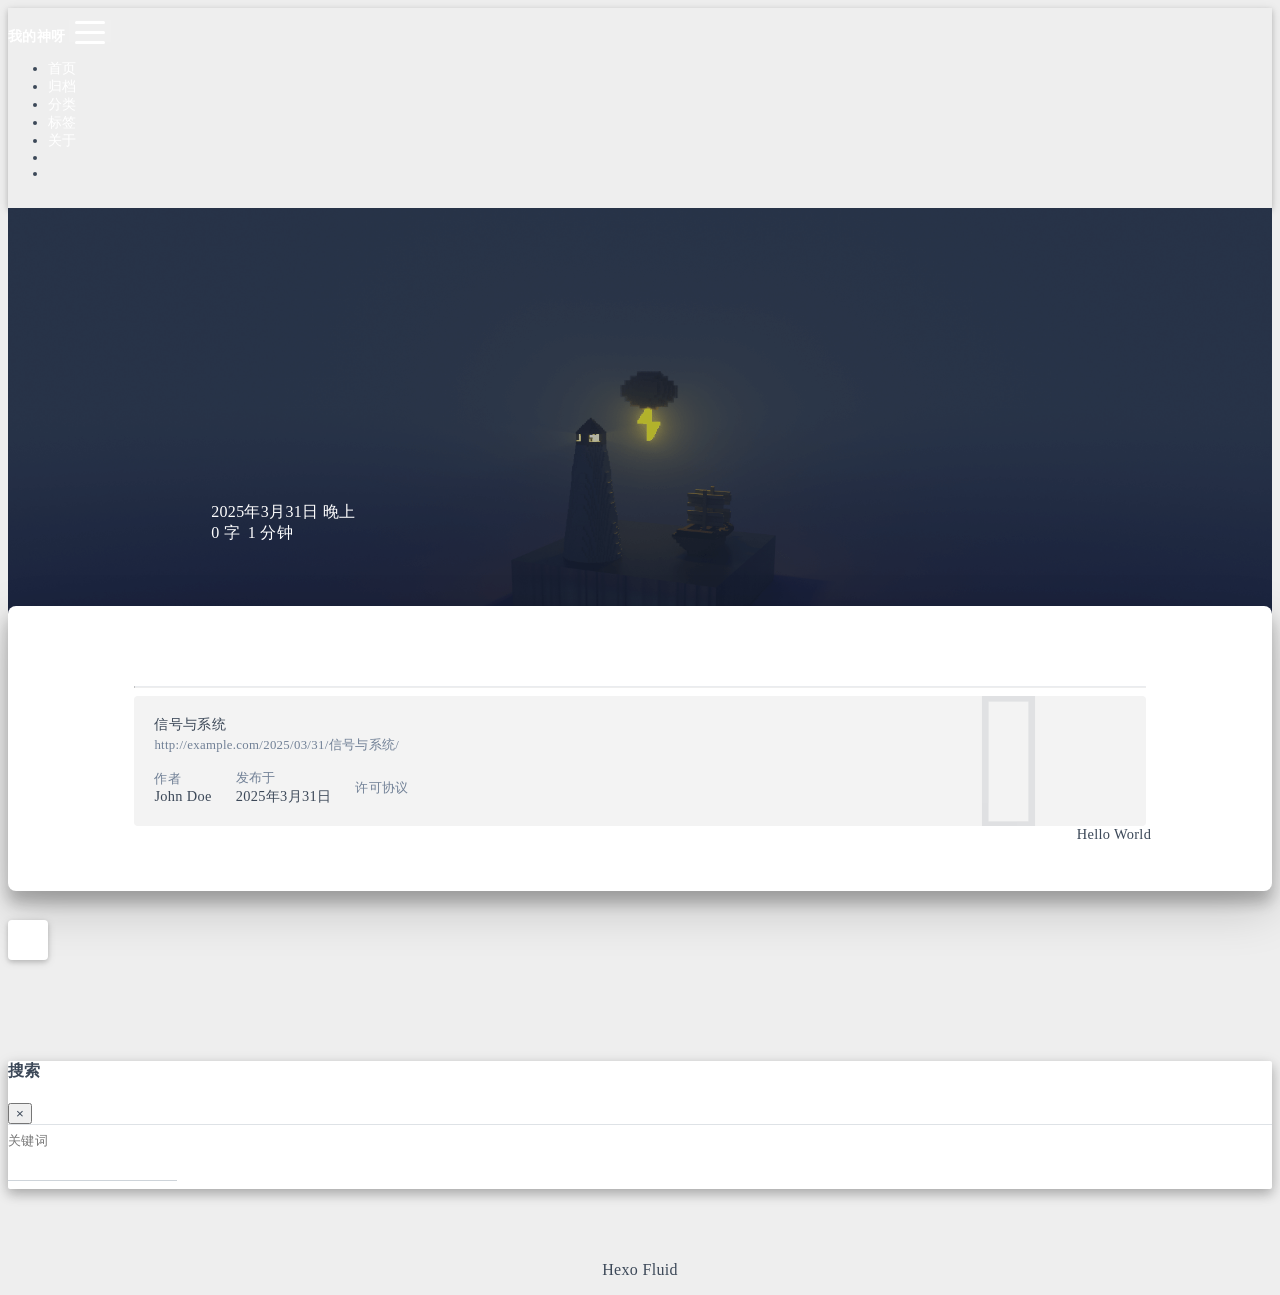
<file: 2025/03/31/信号与系统/index.html>
<!DOCTYPE html>
<html lang="zh-CN" data-default-color-scheme=auto>



<head>
  <meta charset="UTF-8">

  <link rel="apple-touch-icon" sizes="76x76" href="/img/fluid.png">
  <link rel="icon" href="/img/fluid.png">
  

  <meta name="viewport" content="width=device-width, initial-scale=1.0, maximum-scale=5.0, shrink-to-fit=no">
  <meta http-equiv="x-ua-compatible" content="ie=edge">
  
  <meta name="theme-color" content="#2f4154">
  <meta name="author" content="John Doe">
  <meta name="keywords" content="">
  
    <meta property="og:type" content="article">
<meta property="og:title" content="信号与系统">
<meta property="og:url" content="http://example.com/2025/03/31/%E4%BF%A1%E5%8F%B7%E4%B8%8E%E7%B3%BB%E7%BB%9F/index.html">
<meta property="og:site_name" content="我的神呀">
<meta property="og:locale" content="zh_CN">
<meta property="article:published_time" content="2025-03-31T11:24:33.000Z">
<meta property="article:modified_time" content="2025-03-31T11:27:48.861Z">
<meta property="article:author" content="John Doe">
<meta name="twitter:card" content="summary_large_image">
  
  
  
  <title>信号与系统 - 我的神呀</title>

  <link  rel="stylesheet" href="https://lib.baomitu.com/twitter-bootstrap/4.6.1/css/bootstrap.min.css" />



  <link  rel="stylesheet" href="https://lib.baomitu.com/github-markdown-css/4.0.0/github-markdown.min.css" />

  <link  rel="stylesheet" href="https://lib.baomitu.com/hint.css/2.7.0/hint.min.css" />

  <link  rel="stylesheet" href="https://lib.baomitu.com/fancybox/3.5.7/jquery.fancybox.min.css" />



<!-- 主题依赖的图标库，不要自行修改 -->
<!-- Do not modify the link that theme dependent icons -->

<link rel="stylesheet" href="//at.alicdn.com/t/c/font_1749284_5i9bdhy70f8.css">



<link rel="stylesheet" href="//at.alicdn.com/t/c/font_1736178_k526ubmyhba.css">


<link  rel="stylesheet" href="/css/main.css" />


  <link id="highlight-css" rel="stylesheet" href="/css/highlight.css" />
  
    <link id="highlight-css-dark" rel="stylesheet" href="/css/highlight-dark.css" />
  




  <script id="fluid-configs">
    var Fluid = window.Fluid || {};
    Fluid.ctx = Object.assign({}, Fluid.ctx)
    var CONFIG = {"hostname":"example.com","root":"/","version":"1.9.8","typing":{"enable":true,"typeSpeed":70,"cursorChar":"_","loop":false,"scope":[]},"anchorjs":{"enable":true,"element":"h1,h2,h3,h4,h5,h6","placement":"left","visible":"hover","icon":""},"progressbar":{"enable":true,"height_px":3,"color":"#29d","options":{"showSpinner":false,"trickleSpeed":100}},"code_language":{"enable":true,"default":"TEXT"},"copy_btn":true,"image_caption":{"enable":true},"image_zoom":{"enable":true,"img_url_replace":["",""]},"toc":{"enable":true,"placement":"right","headingSelector":"h1,h2,h3,h4,h5,h6","collapseDepth":0},"lazyload":{"enable":true,"loading_img":"/img/loading.gif","onlypost":false,"offset_factor":2},"web_analytics":{"enable":false,"follow_dnt":true,"baidu":null,"google":{"measurement_id":null},"tencent":{"sid":null,"cid":null},"leancloud":{"app_id":null,"app_key":null,"server_url":null,"path":"window.location.pathname","ignore_local":false},"umami":{"src":null,"website_id":null,"domains":null,"start_time":"2024-01-01T00:00:00.000Z","token":null,"api_server":null}},"search_path":"/local-search.xml","include_content_in_search":true};

    if (CONFIG.web_analytics.follow_dnt) {
      var dntVal = navigator.doNotTrack || window.doNotTrack || navigator.msDoNotTrack;
      Fluid.ctx.dnt = dntVal && (dntVal.startsWith('1') || dntVal.startsWith('yes') || dntVal.startsWith('on'));
    }
  </script>
  <script  src="/js/utils.js" ></script>
  <script  src="/js/color-schema.js" ></script>
  


  
<meta name="generator" content="Hexo 7.3.0"></head>


<body>
  

  <header>
    

<div class="header-inner" style="height: 70vh;">
  <nav id="navbar" class="navbar fixed-top  navbar-expand-lg navbar-dark scrolling-navbar">
  <div class="container">
    <a class="navbar-brand" href="/">
      <strong>我的神呀</strong>
    </a>

    <button id="navbar-toggler-btn" class="navbar-toggler" type="button" data-toggle="collapse"
            data-target="#navbarSupportedContent"
            aria-controls="navbarSupportedContent" aria-expanded="false" aria-label="Toggle navigation">
      <div class="animated-icon"><span></span><span></span><span></span></div>
    </button>

    <!-- Collapsible content -->
    <div class="collapse navbar-collapse" id="navbarSupportedContent">
      <ul class="navbar-nav ml-auto text-center">
        
          
          
          
          
            <li class="nav-item">
              <a class="nav-link" href="/" target="_self">
                <i class="iconfont icon-home-fill"></i>
                <span>首页</span>
              </a>
            </li>
          
        
          
          
          
          
            <li class="nav-item">
              <a class="nav-link" href="/archives/" target="_self">
                <i class="iconfont icon-archive-fill"></i>
                <span>归档</span>
              </a>
            </li>
          
        
          
          
          
          
            <li class="nav-item">
              <a class="nav-link" href="/categories/" target="_self">
                <i class="iconfont icon-category-fill"></i>
                <span>分类</span>
              </a>
            </li>
          
        
          
          
          
          
            <li class="nav-item">
              <a class="nav-link" href="/tags/" target="_self">
                <i class="iconfont icon-tags-fill"></i>
                <span>标签</span>
              </a>
            </li>
          
        
          
          
          
          
            <li class="nav-item">
              <a class="nav-link" href="/about/" target="_self">
                <i class="iconfont icon-user-fill"></i>
                <span>关于</span>
              </a>
            </li>
          
        
        
          <li class="nav-item" id="search-btn">
            <a class="nav-link" target="_self" href="javascript:;" data-toggle="modal" data-target="#modalSearch" aria-label="Search">
              <i class="iconfont icon-search"></i>
            </a>
          </li>
          
        
        
          <li class="nav-item" id="color-toggle-btn">
            <a class="nav-link" target="_self" href="javascript:;" aria-label="Color Toggle">
              <i class="iconfont icon-dark" id="color-toggle-icon"></i>
            </a>
          </li>
        
      </ul>
    </div>
  </div>
</nav>

  

<div id="banner" class="banner" parallax=true
     style="background: url('/img/default.png') no-repeat center center; background-size: cover;">
  <div class="full-bg-img">
    <div class="mask flex-center" style="background-color: rgba(0, 0, 0, 0.3)">
      <div class="banner-text text-center fade-in-up">
        <div class="h2">
          
            <span id="subtitle" data-typed-text="信号与系统"></span>
          
        </div>

        
          
  <div class="mt-3">
    
    
      <span class="post-meta">
        <i class="iconfont icon-date-fill" aria-hidden="true"></i>
        <time datetime="2025-03-31 19:24" pubdate>
          2025年3月31日 晚上
        </time>
      </span>
    
  </div>

  <div class="mt-1">
    
      <span class="post-meta mr-2">
        <i class="iconfont icon-chart"></i>
        
          0 字
        
      </span>
    

    
      <span class="post-meta mr-2">
        <i class="iconfont icon-clock-fill"></i>
        
        
        
          1 分钟
        
      </span>
    

    
    
  </div>


        
      </div>

      
    </div>
  </div>
</div>

</div>

  </header>

  <main>
    
      

<div class="container-fluid nopadding-x">
  <div class="row nomargin-x">
    <div class="side-col d-none d-lg-block col-lg-2">
      

    </div>

    <div class="col-lg-8 nopadding-x-md">
      <div class="container nopadding-x-md" id="board-ctn">
        <div id="board">
          <article class="post-content mx-auto">
            <h1 id="seo-header">信号与系统</h1>
            
            
              <div class="markdown-body">
                
                
                
              </div>
            
            <hr/>
            <div>
              <div class="post-metas my-3">
  
  
</div>


              
  

  <div class="license-box my-3">
    <div class="license-title">
      <div>信号与系统</div>
      <div>http://example.com/2025/03/31/信号与系统/</div>
    </div>
    <div class="license-meta">
      
        <div class="license-meta-item">
          <div>作者</div>
          <div>John Doe</div>
        </div>
      
      
        <div class="license-meta-item license-meta-date">
          <div>发布于</div>
          <div>2025年3月31日</div>
        </div>
      
      
      
        <div class="license-meta-item">
          <div>许可协议</div>
          <div>
            
              
              
                <a class="print-no-link" target="_blank" href="https://creativecommons.org/licenses/by/4.0/">
                  <span class="hint--top hint--rounded" aria-label="BY - 署名">
                    <i class="iconfont icon-cc-by"></i>
                  </span>
                </a>
              
            
          </div>
        </div>
      
    </div>
    <div class="license-icon iconfont"></div>
  </div>



              
                <div class="post-prevnext my-3">
                  <article class="post-prev col-6">
                    
                    
                  </article>
                  <article class="post-next col-6">
                    
                    
                      <a href="/2025/03/31/hello-world/" title="Hello World">
                        <span class="hidden-mobile">Hello World</span>
                        <span class="visible-mobile">下一篇</span>
                        <i class="iconfont icon-arrowright"></i>
                      </a>
                    
                  </article>
                </div>
              
            </div>

            
          </article>
        </div>
      </div>
    </div>

    <div class="side-col d-none d-lg-block col-lg-2">
      
  <aside class="sidebar" style="margin-left: -1rem">
    <div id="toc">
  <p class="toc-header">
    <i class="iconfont icon-list"></i>
    <span>目录</span>
  </p>
  <div class="toc-body" id="toc-body"></div>
</div>



  </aside>


    </div>
  </div>
</div>





  



  



  



  



  







    

    
      <a id="scroll-top-button" aria-label="TOP" href="#" role="button">
        <i class="iconfont icon-arrowup" aria-hidden="true"></i>
      </a>
    

    
      <div class="modal fade" id="modalSearch" tabindex="-1" role="dialog" aria-labelledby="ModalLabel"
     aria-hidden="true">
  <div class="modal-dialog modal-dialog-scrollable modal-lg" role="document">
    <div class="modal-content">
      <div class="modal-header text-center">
        <h4 class="modal-title w-100 font-weight-bold">搜索</h4>
        <button type="button" id="local-search-close" class="close" data-dismiss="modal" aria-label="Close">
          <span aria-hidden="true">&times;</span>
        </button>
      </div>
      <div class="modal-body mx-3">
        <div class="md-form mb-5">
          <input type="text" id="local-search-input" class="form-control validate">
          <label data-error="x" data-success="v" for="local-search-input">关键词</label>
        </div>
        <div class="list-group" id="local-search-result"></div>
      </div>
    </div>
  </div>
</div>

    

    
  </main>

  <footer>
    <div class="footer-inner">
  
    <div class="footer-content">
       <a href="https://hexo.io" target="_blank" rel="nofollow noopener"><span>Hexo</span></a> <i class="iconfont icon-love"></i> <a href="https://github.com/fluid-dev/hexo-theme-fluid" target="_blank" rel="nofollow noopener"><span>Fluid</span></a> 
    </div>
  
  
  
</div>

  </footer>

  <!-- Scripts -->
  
  <script  src="https://lib.baomitu.com/nprogress/0.2.0/nprogress.min.js" ></script>
  <link  rel="stylesheet" href="https://lib.baomitu.com/nprogress/0.2.0/nprogress.min.css" />

  <script>
    NProgress.configure({"showSpinner":false,"trickleSpeed":100})
    NProgress.start()
    window.addEventListener('load', function() {
      NProgress.done();
    })
  </script>


<script  src="https://lib.baomitu.com/jquery/3.6.4/jquery.min.js" ></script>
<script  src="https://lib.baomitu.com/twitter-bootstrap/4.6.1/js/bootstrap.min.js" ></script>
<script  src="/js/events.js" ></script>
<script  src="/js/plugins.js" ></script>


  <script  src="https://lib.baomitu.com/typed.js/2.0.12/typed.min.js" ></script>
  <script>
    (function (window, document) {
      var typing = Fluid.plugins.typing;
      var subtitle = document.getElementById('subtitle');
      if (!subtitle || !typing) {
        return;
      }
      var text = subtitle.getAttribute('data-typed-text');
      
        typing(text);
      
    })(window, document);
  </script>




  
    <script  src="/js/img-lazyload.js" ></script>
  




  
<script>
  Fluid.utils.createScript('https://lib.baomitu.com/tocbot/4.20.1/tocbot.min.js', function() {
    var toc = jQuery('#toc');
    if (toc.length === 0 || !window.tocbot) { return; }
    var boardCtn = jQuery('#board-ctn');
    var boardTop = boardCtn.offset().top;

    window.tocbot.init(Object.assign({
      tocSelector     : '#toc-body',
      contentSelector : '.markdown-body',
      linkClass       : 'tocbot-link',
      activeLinkClass : 'tocbot-active-link',
      listClass       : 'tocbot-list',
      isCollapsedClass: 'tocbot-is-collapsed',
      collapsibleClass: 'tocbot-is-collapsible',
      scrollSmooth    : true,
      includeTitleTags: true,
      headingsOffset  : -boardTop,
    }, CONFIG.toc));
    if (toc.find('.toc-list-item').length > 0) {
      toc.css('visibility', 'visible');
    }

    Fluid.events.registerRefreshCallback(function() {
      if ('tocbot' in window) {
        tocbot.refresh();
        var toc = jQuery('#toc');
        if (toc.length === 0 || !tocbot) {
          return;
        }
        if (toc.find('.toc-list-item').length > 0) {
          toc.css('visibility', 'visible');
        }
      }
    });
  });
</script>


  <script src=https://lib.baomitu.com/clipboard.js/2.0.11/clipboard.min.js></script>

  <script>Fluid.plugins.codeWidget();</script>


  
<script>
  Fluid.utils.createScript('https://lib.baomitu.com/anchor-js/5.0.0/anchor.min.js', function() {
    window.anchors.options = {
      placement: CONFIG.anchorjs.placement,
      visible  : CONFIG.anchorjs.visible
    };
    if (CONFIG.anchorjs.icon) {
      window.anchors.options.icon = CONFIG.anchorjs.icon;
    }
    var el = (CONFIG.anchorjs.element || 'h1,h2,h3,h4,h5,h6').split(',');
    var res = [];
    for (var item of el) {
      res.push('.markdown-body > ' + item.trim());
    }
    if (CONFIG.anchorjs.placement === 'left') {
      window.anchors.options.class = 'anchorjs-link-left';
    }
    window.anchors.add(res.join(', '));

    Fluid.events.registerRefreshCallback(function() {
      if ('anchors' in window) {
        anchors.removeAll();
        var el = (CONFIG.anchorjs.element || 'h1,h2,h3,h4,h5,h6').split(',');
        var res = [];
        for (var item of el) {
          res.push('.markdown-body > ' + item.trim());
        }
        if (CONFIG.anchorjs.placement === 'left') {
          anchors.options.class = 'anchorjs-link-left';
        }
        anchors.add(res.join(', '));
      }
    });
  });
</script>


  
<script>
  Fluid.utils.createScript('https://lib.baomitu.com/fancybox/3.5.7/jquery.fancybox.min.js', function() {
    Fluid.plugins.fancyBox();
  });
</script>


  <script>Fluid.plugins.imageCaption();</script>

  <script  src="/js/local-search.js" ></script>





<!-- 主题的启动项，将它保持在最底部 -->
<!-- the boot of the theme, keep it at the bottom -->
<script  src="/js/boot.js" ></script>


  

  <noscript>
    <div class="noscript-warning">博客在允许 JavaScript 运行的环境下浏览效果更佳</div>
  </noscript>
</body>
</html>
</file>
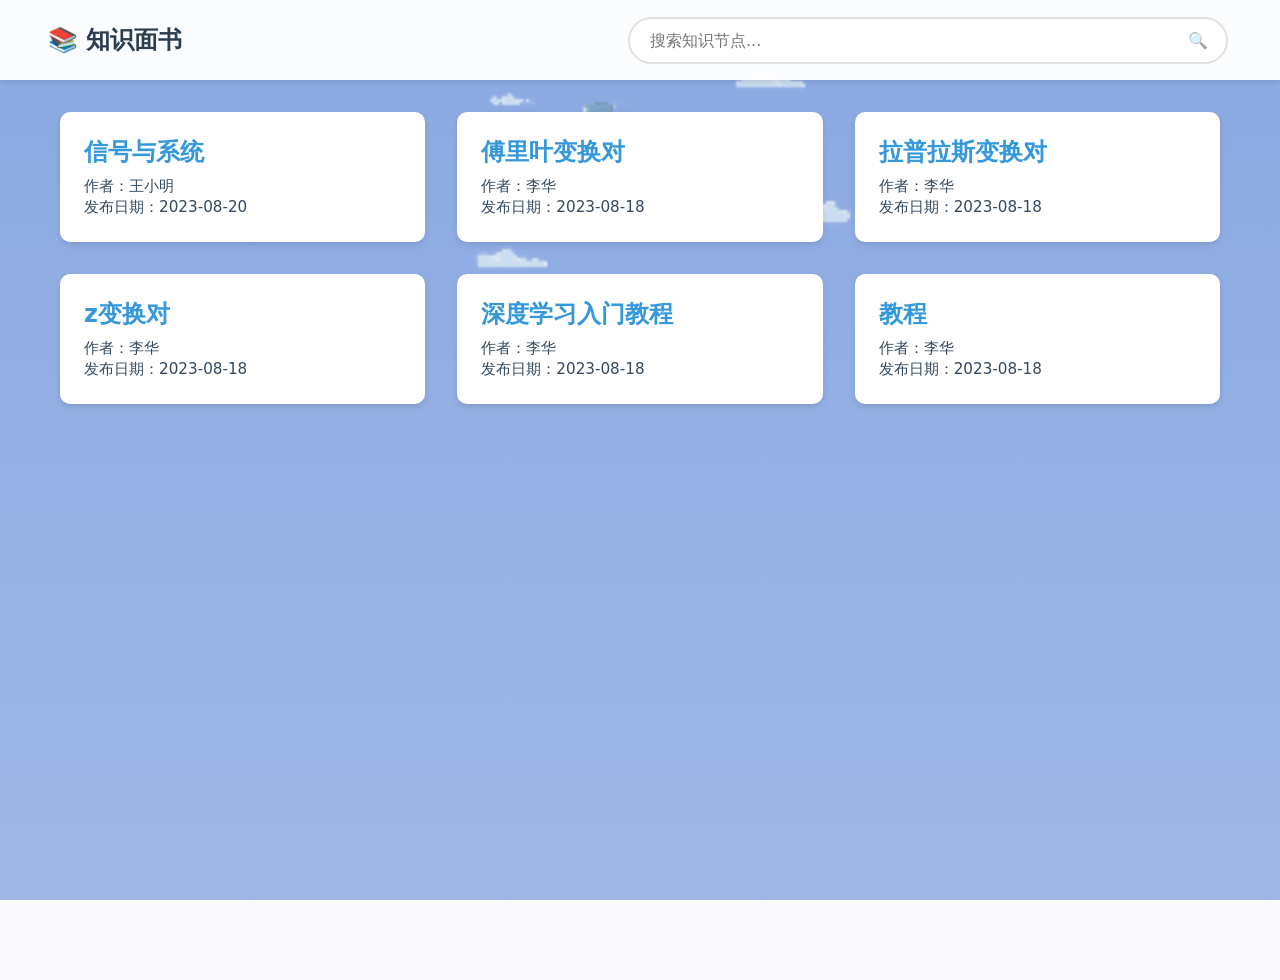
<file: tree.html>
<!DOCTYPE html>
<html lang="zh-CN">
<head>
    <meta charset="UTF-8">
    <title>知识面书 - 思维共享平台</title>
    <style>
        /* 定义全局变量 */
        :root {
            --primary-color: #2c3e50;
            --secondary-color: #3498db;
            --text-color: #34495e;
        }
        /* 全局样式初始化 */
        * {
            margin: 0;
            padding: 0;
            box-sizing: border-box;
            font-family: 'Segoe UI', system-ui, sans-serif;
        }
        /* 页面背景设置 */
        body {
            background: linear-gradient(rgba(245, 246, 250, 0.5), rgba(245, 246, 250, 0.6)), url('./beijing.png') center/cover fixed;
            min-height: 100vh;
        }
        /* 导航栏样式 */
       .navbar {
            background: rgba(255, 255, 255, 0.96)!important;
            backdrop-filter: blur(8px);
            display: flex;
            align-items: center;
            justify-content: space-between;
            background: white;
            box-shadow: 0 2px 5px rgba(0,0,0,0.1);
            padding: 1rem 2rem;
            position: fixed;
            width: 100%;
            top: 0;
            z-index: 100;
        }
       .navbar h1 {
            color: var(--primary-color);
            cursor: pointer;
            transition: all 0.3s ease;
            padding: 8px 16px;
            border-radius: 8px;
            display: inline-block;
        }
       .navbar h1:hover {
            background: rgba(52, 152, 219, 0.1);
            transform: translateY(-2px);
        }
       .navbar h1:active {
            transform: translateY(1px);
            background: rgba(52, 152, 219, 0.2);
        }
        /* 搜索框样式 */
       .search-wrapper {
            position: relative;
            flex: 1;
            max-width: 600px;
            margin: 0 20px;
        }
       .search-container {
            position: relative;
            display: flex;
            align-items: center;
        }
        #searchInput {
            width: 100%;
            padding: 12px 45px 12px 20px;
            border: 2px solid #e0e0e0;
            border-radius: 30px;
            font-size: 16px;
            background: rgba(255,255,255,0.9);
            transition: all 0.3s cubic-bezier(0.4, 0, 0.2, 1);
        }
        #searchInput:focus {
            border-color: #3498db;
            box-shadow: 0 4px 12px rgba(52, 152, 219, 0.2);
            outline: none;
            background: white;
        }
       .search-icon {
            position: absolute;
            right: 20px;
            top: 50%;
            transform: translateY(-50%);
            opacity: 0.6;
            cursor: pointer;
        }
        /* 搜索结果样式 */
       .search-results {
            position: absolute;
            top: 120%;
            width: 100%;
            background: white;
            border-radius: 12px;
            box-shadow: 0 8px 24px rgba(0,0,0,0.12);
            max-height: 60vh;
            overflow-y: auto;
            display: none;
            z-index: 1000;
        }
       .search-item {
            padding: 16px 24px;
            border-bottom: 1px solid #f0f0f0;
            cursor: pointer;
            transition: background 0.2s;
            display: flex;
            flex-direction: column;
            gap: 6px;
        }
       .search-item:hover {
            background: #f8f9ff;
        }
       .highlight {
            color: #3498db;
            font-weight: 600;
        }
       .no-results {
            padding: 20px;
            text-align: center;
            color: #666;
        }
       .selected-item {
            background: #f0f7ff!important;
        }
        /* 内容容器样式 */
       .container {
            max-width: 1200px;
            margin: 80px auto 2rem;
            padding: 0 20px;
        }
        /* 知识卡片样式 */
       .card-grid {
            display: grid;
            grid-template-columns: repeat(auto-fill, minmax(300px, 1fr));
            gap: 2rem;
            padding: 2rem 0;
        }
       .card {
            background: white;
            border-radius: 10px;
            padding: 1.5rem;
            box-shadow: 0 3px 6px rgba(0,0,0,0.1);
            transition: transform 0.3s ease;
            cursor: pointer;
        }
       .card:hover {
            transform: translateY(-5px);
        }
       .card h2 {
            color: var(--secondary-color);
            margin-bottom: 0.5rem;
        }
       .card p {
            color: var(--text-color);
            font-size: 0.95em;
        }
        /* 详情页样式 */
       .detail-page {
            background: white;
            border-radius: 10px;
            padding: 2rem;
            margin-top: 2rem;
            box-shadow: 0 3px 6px rgba(0,0,0,0.1);
        }
       .back-btn {
            background: var(--secondary-color);
            color: white;
            border: none;
            padding: 0.8rem 1.5rem;
            border-radius: 5px;
            cursor: pointer;
            margin-bottom: 1rem;
        }
    </style>
</head>
<body>
    <nav class="navbar">
        <h1 onclick="goBack()">📚 知识面书</h1>
        <div class="search-wrapper">
            <div class="search-container">
                <input type="text" id="searchInput" placeholder="搜索知识节点..." autocomplete="off" onkeyup="handleInput(event)">
                <div class="search-icon">🔍</div>
                <div id="searchResults" class="search-results"></div>
            </div>
        </div>
    </nav>
    <div class="container">
        <!-- 主页内容 -->
        <div id="homePage" class="card-grid">
            <!-- 卡片通过JavaScript动态生成 -->
        </div>
        <!-- 详情页容器 -->
        <div id="detailPage" class="detail-page" style="display: none;">
            <button class="back-btn" onclick="goBack()">← 返回列表</button>
            <h1 id="detailTitle"></h1>
            <div class="meta">
                <span id="detailAuthor"></span>
                <span id="detailDate"></span>
            </div>
            <hr>
            <div id="detailContent"></div>
        </div>
    </div>
    <script>
        // 新增搜索状态管理
        let currentFocus = -1;
        const MAX_RESULTS = 10;
        // 模拟数据存储，实际应用中可从后端获取
        const knowledgeData = [
            {
                id: 1,
                title: "信号与系统",
                author: "王小明",
                date: "2023-08-20",
                content: "信号与系统分为连续系统和离散系统详细内容）"
            },
            {
                id: 2,
                title: "傅里叶变换对",
                author: "李华",
                date: "2023-08-18",
                content: "从零开始理解神经网络的基本原理...（详细内容）"
            },
            {
                id: 3,
                title: "拉普拉斯变换对",
                author: "李华",
                date: "2023-08-18",
                content: "从零开始理解神经网络的基本原理...（详细内容）"
            },
            {
                id: 4,
                title: "z变换对",
                author: "李华",
                date: "2023-08-18",
                content: "从零开始理解神经网络的基本原理...（详细内容）"
            },
            {
                id: 5,
                title: "深度学习入门教程",
                author: "李华",
                date: "2023-08-18",
                content: "从零开始理解神经网络的基本原理...（详细内容）"
            },
            {
                id: 6,
                title: "教程",
                author: "李华",
                date: "2023-08-18",
                content: "从零开始理解神经网络的基本原理...（详细内容）"
            }
        ];

        // 初始化页面，生成知识卡片
        function initHomePage() {
            const container = document.getElementById('homePage');
            container.innerHTML = knowledgeData.map(item => `
                <div class="card" onclick="showDetail(${item.id})">
                    <h2>${item.title}</h2>
                    <p>作者：${item.author}</p>
                    <p>发布日期：${item.date}</p>
                </div>
            `).join('');
        }

        // 显示详情页
        function showDetail(id) {
            const data = knowledgeData.find(item => item.id === id);
            document.getElementById('homePage').style.display = 'none';
            document.getElementById('detailPage').style.display = 'block';

            document.getElementById('detailTitle').textContent = data.title;
            document.getElementById('detailAuthor').textContent = `作者：${data.author}`;
            document.getElementById('detailDate').textContent = `发布日期：${data.date}`;
            document.getElementById('detailContent').textContent = data.content;
        }

        // 返回主页
        function goBack() {
            document.getElementById('homePage').style.display = 'grid';
            document.getElementById('detailPage').style.display = 'none';
        }

        // 输入处理（带防抖），同时处理键盘事件
        let searchTimer;
        function handleInput(event) {
            clearTimeout(searchTimer);
            searchTimer = setTimeout(() => {
                const keyword = event.target.value;
                if (keyword) {
                    performSearch(keyword);
                } else {
                    document.getElementById('searchResults').style.display = 'none';
                }
            }, 300);
            // 处理箭头键和回车键
            const items = document.getElementsByClassName('search-item');
            if (event.key === 'ArrowDown') {
                currentFocus = Math.min(currentFocus + 1, items.length - 1);
                updateSelection();
            } else if (event.key === 'ArrowUp') {
                currentFocus = Math.max(currentFocus - 1, -1);
                updateSelection();
            } else if (event.key === 'Enter') {
                event.preventDefault();
                if (currentFocus > -1) {
                    items[currentFocus].click();
                }
            }
        }

        // 更新选中状态
        function updateSelection() {
            const items = document.getElementsByClassName('search-item');
            Array.from(items).forEach((item, index) => {
                item.classList.toggle('selected-item', index === currentFocus);
            });
        }

        // 执行搜索
        function performSearch(keyword) {
            const resultsContainer = document.getElementById('searchResults');
            // 显示加载状态
            resultsContainer.innerHTML = '<div class="loading">搜索中...</div>';
            resultsContainer.style.display = 'block';
            // 实现模糊搜索
            const filtered = knowledgeData.filter(item => 
                item.title.toLowerCase().includes(keyword.toLowerCase()) ||
                item.content.toLowerCase().includes(keyword.toLowerCase()) ||
                item.author.toLowerCase().includes(keyword.toLowerCase())
            ).slice(0, MAX_RESULTS);
            renderResults(filtered, keyword);
        }

        // 渲染搜索结果
        function renderResults(results, keyword) {
            const container = document.getElementById('searchResults');
            if (results.length === 0) {
                container.innerHTML = `
                    <div class="no-results">
                        未找到"<span class="highlight">${keyword}</span>"相关结果
                    </div>
                `;
            } else {
                container.innerHTML = results.map(item => `
                    <div class="search-item" 
                         onclick="jumpToNode(${item.id})"
                         onmouseover="currentFocus = -1">
                        <div class="title">${highlightText(item.title, keyword)}</div>
                        <div class="meta">
                            <span class="author">${item.author}</span>
                            <span class="date">${item.date}</span>
                        </div>
                        <div class="excerpt">${getExcerpt(item.content, keyword)}</div>
                    </div>
                `).join('');
            }
            container.style.display = 'block';
        }

        // 文本高亮函数
        function highlightText(text, keyword) {
            const regex = new RegExp(`(${keyword})`, 'gi');
            return text.replace(regex, '<span class="highlight">$1</span>');
        }

        // 内容摘要生成
        function getExcerpt(content, keyword) {
            const index = content.toLowerCase().indexOf(keyword.toLowerCase());
            const start = Math.max(0, index - 30);
            const end = Math.min(content.length, index + keyword.length + 70);
            let excerpt = content.slice(start, end);
            if (start > 0) excerpt = '...' + excerpt;
            if (end < content.length) excerpt += '...';
            return highlightText(excerpt, keyword);
        }

        // 跳转到具体知识节点
        function jumpToNode(id) {
            const item = knowledgeData.find(i => i.id === id);
            showDetail(id);
            document.getElementById('searchResults').style.display = 'none';
        }

        // 页面加载时初始化
        window.onload = initHomePage;
        // 响应式处理
        window.onresize = () => {
            document.querySelector('.card-grid').style.gridTemplateColumns = 
                `repeat(auto-fill, minmax(${window.innerWidth > 768? 300 : 250}px, 1fr))`;
        };
    </script>
</body>
</html>
</file>
<file: css/main.css>
.anchorjs-link {
  text-decoration: none !important;
  transition: opacity 0.2s ease-in-out;
}
.markdown-body h1:hover > .anchorjs-link,
h2:hover > .anchorjs-link,
h3:hover > .anchorjs-link,
h4:hover > .anchorjs-link,
h5:hover > .anchorjs-link,
h6:hover > .anchorjs-link {
  opacity: 1;
}
.banner {
  height: 100%;
  position: relative;
  overflow: hidden;
  cursor: default;
}
.banner .mask {
  position: absolute;
  width: 100%;
  height: 100%;
  background-color: rgba(0,0,0,0.3);
}
.banner[parallax="true"] {
  will-change: transform;
  -webkit-transform-style: preserve-3d;
  -webkit-backface-visibility: hidden;
  transition: transform 0.05s ease-out;
}
@media (max-width: 100vh) {
  .header-inner {
    max-height: 100vw;
  }
  #board {
    margin-top: -1rem !important;
  }
}
@media (max-width: 79.99vh) {
  .scroll-down-bar {
    display: none;
  }
}
#board {
  position: relative;
  margin-top: -2rem;
  padding: 3rem 0;
  background-color: var(--board-bg-color);
  transition: background-color 0.2s ease-in-out;
  border-radius: 0.5rem;
  z-index: 3;
  -webkit-box-shadow: 0 12px 15px 0 rgba(0,0,0,0.24), 0 17px 50px 0 rgba(0,0,0,0.19);
  box-shadow: 0 12px 15px 0 rgba(0,0,0,0.24), 0 17px 50px 0 rgba(0,0,0,0.19);
}
.code-widget {
  display: inline-block;
  background-color: transparent;
  font-size: 0.75rem;
  line-height: 1;
  font-weight: bold;
  padding: 0.3rem 0.1rem 0.1rem 0.1rem;
  position: absolute;
  right: 0.45rem;
  top: 0.15rem;
  z-index: 1;
}
.code-widget-light {
  color: #999;
}
.code-widget-dark {
  color: #bababa;
}
.copy-btn {
  cursor: pointer;
  user-select: none;
  -webkit-appearance: none;
  outline: none;
}
.copy-btn > i {
  font-size: 0.75rem !important;
  font-weight: 400;
  margin-right: 0.15rem;
  opacity: 0;
  transition: opacity 0.2s ease-in-out;
}
.markdown-body pre:hover > .copy-btn > i {
  opacity: 0.9;
}
.markdown-body pre:hover > .copy-btn,
.markdown-body pre:not(:hover) > .copy-btn {
  outline: none;
}
.license-box {
  background-color: rgba(27,31,35,0.05);
  transition: background-color 0.2s ease-in-out;
  border-radius: 4px;
  font-size: 0.9rem;
  overflow: hidden;
  padding: 1.25rem;
  position: relative;
  z-index: 1;
}
.license-box .license-icon {
  position: absolute;
  top: 50%;
  left: 100%;
}
.license-box .license-icon::after {
  content: "\e8e4";
  font-size: 12.5rem;
  line-height: 1;
  opacity: 0.1;
  position: relative;
  left: -0.85em;
  bottom: 0.5em;
  z-index: -1;
}
.license-box .license-title {
  margin-bottom: 1rem;
}
.license-box .license-title div:nth-child(1) {
  line-height: 1.2;
  margin-bottom: 0.25rem;
}
.license-box .license-title div:nth-child(2) {
  color: var(--sec-text-color);
  font-size: 0.8rem;
}
.license-box .license-meta {
  align-items: center;
  display: flex;
  flex-wrap: wrap;
  justify-content: flex-start;
}
.license-box .license-meta .license-meta-item {
  align-items: center;
  justify-content: center;
  margin-right: 1.5rem;
}
.license-box .license-meta .license-meta-item div:nth-child(1) {
  color: var(--sec-text-color);
  font-size: 0.8rem;
  font-weight: normal;
}
.license-box .license-meta .license-meta-item i.iconfont {
  font-size: 1rem;
}
@media (max-width: 575px) and (min-width: 425px) {
  .license-box .license-meta .license-meta-item {
    display: flex;
    justify-content: flex-start;
    flex-wrap: wrap;
    font-size: 0.8rem;
    flex: 0 0 50%;
    max-width: 50%;
    margin-right: 0;
  }
  .license-box .license-meta .license-meta-item div:nth-child(1) {
    margin-right: 0.5rem;
  }
  .license-box .license-meta .license-meta-date {
    order: -1;
  }
}
@media (max-width: 424px) {
  .license-box::after {
    top: -65px;
  }
  .license-box .license-meta {
    flex-direction: column;
    align-items: flex-start;
  }
  .license-box .license-meta .license-meta-item {
    display: flex;
    flex-wrap: wrap;
    font-size: 0.8rem;
  }
  .license-box .license-meta .license-meta-item div:nth-child(1) {
    margin-right: 0.5rem;
  }
}
.footer-inner {
  padding: 3rem 0 1rem 0;
  text-align: center;
}
.footer-inner > div:not(:first-child) {
  margin: 0.25rem 0;
  font-size: 0.85rem;
}
.footer-inner .statistics {
  display: flex;
  flex-direction: row;
  justify-content: center;
}
.footer-inner .statistics > span {
  flex: 1;
  margin: 0 0.25rem;
}
.footer-inner .statistics > *:nth-last-child(2):first-child {
  text-align: right;
}
.footer-inner .statistics > *:nth-last-child(2):first-child ~ * {
  text-align: left;
}
.footer-inner .beian {
  display: flex;
  flex-direction: row;
  justify-content: center;
}
.footer-inner .beian > * {
  margin: 0 0.25rem;
}
.footer-inner .beian-police {
  position: relative;
  overflow: hidden;
  display: inline-flex;
  align-items: center;
  justify-content: left;
}
.footer-inner .beian-police img {
  margin-right: 3px;
  width: 1rem;
  height: 1rem;
  margin-bottom: 0.1rem;
}
@media (max-width: 424px) {
  .footer-inner .statistics {
    flex-direction: column;
  }
  .footer-inner .statistics > *:nth-last-child(2):first-child {
    text-align: center;
  }
  .footer-inner .statistics > *:nth-last-child(2):first-child ~ * {
    text-align: center;
  }
  .footer-inner .beian {
    flex-direction: column;
  }
  .footer-inner .beian .beian-police {
    justify-content: center;
  }
  .footer-inner .beian > *:nth-last-child(2):first-child {
    text-align: center;
  }
  .footer-inner .beian > *:nth-last-child(2):first-child ~ * {
    text-align: center;
  }
}
sup > a::before,
.footnote-text::before {
  display: block;
  content: "";
  margin-top: -5rem;
  height: 5rem;
  width: 1px;
  visibility: hidden;
}
sup > a::before,
.footnote-text::before {
  display: inline-block;
}
.footnote-item::before {
  display: block;
  content: "";
  margin-top: -5rem;
  height: 5rem;
  width: 1px;
  visibility: hidden;
}
.footnote-list ol {
  list-style-type: none;
  counter-reset: sectioncounter;
  padding-left: 0.5rem;
  font-size: 0.95rem;
}
.footnote-list ol li:before {
  font-family: "Helvetica Neue", monospace, "Monaco";
  content: "[" counter(sectioncounter) "]";
  counter-increment: sectioncounter;
}
.footnote-list ol li+li {
  margin-top: 0.5rem;
}
.footnote-text {
  padding-left: 0.5em;
}
.navbar {
  background-color: transparent;
  font-size: 0.875rem;
  box-shadow: 0 2px 5px 0 rgba(0,0,0,0.16), 0 2px 10px 0 rgba(0,0,0,0.12);
  -webkit-box-shadow: 0 2px 5px 0 rgba(0,0,0,0.16), 0 2px 10px 0 rgba(0,0,0,0.12);
}
.navbar .navbar-brand {
  color: var(--navbar-text-color);
}
.navbar .navbar-toggler .animated-icon span {
  background-color: var(--navbar-text-color);
}
.navbar .nav-item .nav-link {
  display: block;
  color: var(--navbar-text-color);
  transition: color 0.2s ease-in-out, background-color 0.2s ease-in-out;
}
.navbar .nav-item .nav-link:hover {
  color: var(--link-hover-color);
}
.navbar .nav-item .nav-link:focus {
  color: var(--navbar-text-color);
}
.navbar .nav-item .nav-link i {
  font-size: 0.875rem;
  line-height: inherit;
}
.navbar .nav-item .nav-link i:only-child {
  margin: 0 0.2rem;
}
.navbar .navbar-toggler {
  border-width: 0;
  outline: 0;
}
.navbar.scrolling-navbar {
  will-change: background, padding;
  -webkit-transition: background 0.5s ease-in-out, padding 0.5s ease-in-out;
  transition: background 0.5s ease-in-out, padding 0.5s ease-in-out;
}
@media (min-width: 600px) {
  .navbar.scrolling-navbar {
    padding-top: 12px;
    padding-bottom: 12px;
  }
  .navbar.scrolling-navbar .navbar-nav > li {
    -webkit-transition-duration: 1s;
    transition-duration: 1s;
  }
}
.navbar.scrolling-navbar.top-nav-collapse {
  padding-top: 5px;
  padding-bottom: 5px;
}
.navbar .dropdown-menu {
  font-size: 0.875rem;
  color: var(--navbar-text-color);
  background-color: rgba(0,0,0,0.3);
  border: none;
  min-width: 8rem;
  -webkit-transition: background 0.5s ease-in-out, padding 0.5s ease-in-out;
  transition: background 0.5s ease-in-out, padding 0.5s ease-in-out;
}
@media (max-width: 991.98px) {
  .navbar .dropdown-menu {
    text-align: center;
  }
}
.navbar .dropdown-item {
  color: var(--navbar-text-color);
}
.navbar .dropdown-item:hover,
.navbar .dropdown-item:focus {
  color: var(--link-hover-color);
  background-color: rgba(0,0,0,0.1);
}
@media (min-width: 992px) {
  .navbar .dropdown:hover > .dropdown-menu {
    display: block;
  }
  .navbar .dropdown > .dropdown-toggle:active {
    pointer-events: none;
  }
  .navbar .dropdown-menu {
    top: 95%;
  }
}
.navbar .animated-icon {
  width: 30px;
  height: 20px;
  position: relative;
  margin: 0;
  -webkit-transform: rotate(0deg);
  -moz-transform: rotate(0deg);
  -o-transform: rotate(0deg);
  transform: rotate(0deg);
  -webkit-transition: 0.5s ease-in-out;
  -moz-transition: 0.5s ease-in-out;
  -o-transition: 0.5s ease-in-out;
  transition: 0.5s ease-in-out;
  cursor: pointer;
}
.navbar .animated-icon span {
  display: block;
  position: absolute;
  height: 3px;
  width: 100%;
  border-radius: 9px;
  opacity: 1;
  left: 0;
  -webkit-transform: rotate(0deg);
  -moz-transform: rotate(0deg);
  -o-transform: rotate(0deg);
  transform: rotate(0deg);
  -webkit-transition: 0.25s ease-in-out;
  -moz-transition: 0.25s ease-in-out;
  -o-transition: 0.25s ease-in-out;
  transition: 0.25s ease-in-out;
  background: #fff;
}
.navbar .animated-icon span:nth-child(1) {
  top: 0;
}
.navbar .animated-icon span:nth-child(2) {
  top: 10px;
}
.navbar .animated-icon span:nth-child(3) {
  top: 20px;
}
.navbar .animated-icon.open span:nth-child(1) {
  top: 11px;
  -webkit-transform: rotate(135deg);
  -moz-transform: rotate(135deg);
  -o-transform: rotate(135deg);
  transform: rotate(135deg);
}
.navbar .animated-icon.open span:nth-child(2) {
  opacity: 0;
  left: -60px;
}
.navbar .animated-icon.open span:nth-child(3) {
  top: 11px;
  -webkit-transform: rotate(-135deg);
  -moz-transform: rotate(-135deg);
  -o-transform: rotate(-135deg);
  transform: rotate(-135deg);
}
.navbar .dropdown-collapse,
.top-nav-collapse,
.navbar-col-show {
  background-color: var(--navbar-bg-color);
}
@media (max-width: 767px) {
  .navbar {
    font-size: 1rem;
    line-height: 2.5rem;
  }
}
.banner-text {
  color: var(--subtitle-color);
  max-width: calc(960px - 6rem);
  width: 80%;
  overflow-wrap: break-word;
}
.banner-text .typed-cursor {
  margin: 0 0.2rem;
}
@media (max-width: 767px) {
  #subtitle,
  .typed-cursor {
    font-size: 1.5rem;
  }
}
@media (max-width: 575px) {
  .banner-text {
    font-size: 0.9rem;
  }
  #subtitle,
  .typed-cursor {
    font-size: 1.35rem;
  }
}
.modal-dialog .modal-content {
  background-color: var(--board-bg-color);
  border: 0;
  border-radius: 0.125rem;
  -webkit-box-shadow: 0 5px 11px 0 rgba(0,0,0,0.18), 0 4px 15px 0 rgba(0,0,0,0.15);
  box-shadow: 0 5px 11px 0 rgba(0,0,0,0.18), 0 4px 15px 0 rgba(0,0,0,0.15);
}
.modal-dialog .modal-content .modal-header {
  border-bottom-color: var(--line-color);
  transition: border-bottom-color 0.2s ease-in-out;
}
.close {
  color: var(--text-color);
}
.close:hover {
  color: var(--link-hover-color);
}
.close:focus {
  outline: 0;
}
.modal-dialog .modal-content .modal-header {
  border-top-left-radius: 0.125rem;
  border-top-right-radius: 0.125rem;
  border-bottom: 1px solid #dee2e6;
}
.md-form {
  position: relative;
  margin-top: 1.5rem;
  margin-bottom: 1.5rem;
}
.md-form input[type] {
  -webkit-box-sizing: content-box;
  box-sizing: content-box;
  background-color: transparent;
  border: none;
  border-bottom: 1px solid #ced4da;
  border-radius: 0;
  outline: none;
  -webkit-box-shadow: none;
  box-shadow: none;
  transition: border-color 0.15s ease-in-out, box-shadow 0.15s ease-in-out, -webkit-box-shadow 0.15s ease-in-out;
}
.md-form input[type]:focus:not([readonly]) {
  border-bottom: 1px solid #4285f4;
  -webkit-box-shadow: 0 1px 0 0 #4285f4;
  box-shadow: 0 1px 0 0 #4285f4;
}
.md-form input[type]:focus:not([readonly]) + label {
  color: #4285f4;
}
.md-form input[type].valid,
.md-form input[type]:focus.valid {
  border-bottom: 1px solid #00c851;
  -webkit-box-shadow: 0 1px 0 0 #00c851;
  box-shadow: 0 1px 0 0 #00c851;
}
.md-form input[type].valid + label,
.md-form input[type]:focus.valid + label {
  color: #00c851;
}
.md-form input[type].invalid,
.md-form input[type]:focus.invalid {
  border-bottom: 1px solid #f44336;
  -webkit-box-shadow: 0 1px 0 0 #f44336;
  box-shadow: 0 1px 0 0 #f44336;
}
.md-form input[type].invalid + label,
.md-form input[type]:focus.invalid + label {
  color: #f44336;
}
.md-form input[type].validate {
  margin-bottom: 2.5rem;
}
.md-form input[type].form-control {
  height: auto;
  padding: 0.6rem 0 0.4rem 0;
  margin: 0 0 0.5rem 0;
  color: var(--text-color);
  background-color: transparent;
  border-radius: 0;
}
.md-form label {
  font-size: 0.8rem;
  position: absolute;
  top: -1rem;
  left: 0;
  color: #757575;
  cursor: text;
  transition: color 0.2s ease-out;
}
.modal-open[style] {
  padding-right: 0 !important;
  overflow: auto;
}
.modal-open[style] #navbar[style] {
  padding-right: 1rem !important;
}
#nprogress .bar {
  height: 3px !important;
  background-color: #29d !important;
}
#nprogress .peg {
  box-shadow: 0 0 14px #29d, 0 0 8px #29d !important;
}
@media (max-width: 575px) {
  #nprogress .bar {
    display: none;
  }
}
.noscript-warning {
  background-color: #f55;
  color: #fff;
  font-family: sans-serif;
  font-size: 1rem;
  font-weight: bold;
  position: fixed;
  left: 0;
  bottom: 0;
  text-align: center;
  width: 100%;
  z-index: 99;
}
.pagination {
  margin-top: 3rem;
  justify-content: center;
}
.pagination .space {
  align-self: flex-end;
}
.pagination .page-number,
.pagination .current,
.pagination .extend {
  outline: 0;
  border: 0;
  background-color: transparent;
  font-size: 0.9rem;
  padding: 0.5rem 0.75rem;
  line-height: 1.25;
  border-radius: 0.125rem;
}
.pagination .page-number {
  margin: 0 0.05rem;
}
.pagination .page-number:hover,
.pagination .current {
  transition: background-color 0.2s ease-in-out;
  background-color: var(--link-hover-bg-color);
}
.qr-trigger {
  cursor: pointer;
  position: relative;
}
.qr-trigger:hover .qr-img {
  display: block;
  transition: all 0.3s;
}
.qr-img {
  max-width: 12rem;
  position: absolute;
  right: -5.25rem;
  z-index: 99;
  display: none;
  border-radius: 0.2rem;
  background-color: transparent;
  box-shadow: 0 0 20px -5px rgba(158,158,158,0.2);
}
.scroll-down-bar {
  position: absolute;
  width: 100%;
  height: 6rem;
  text-align: center;
  cursor: pointer;
  bottom: 0;
}
.scroll-down-bar i.iconfont {
  font-size: 2rem;
  font-weight: bold;
  display: inline-block;
  position: relative;
  padding-top: 2rem;
  color: var(--subtitle-color);
  transform: translateZ(0);
  animation: scroll-down 1.5s infinite;
}
#scroll-top-button {
  position: fixed;
  z-index: 99;
  background: var(--board-bg-color);
  transition: background-color 0.2s ease-in-out, bottom 0.3s ease;
  border-radius: 4px;
  min-width: 40px;
  min-height: 40px;
  bottom: -60px;
  outline: none;
  display: flex;
  display: -webkit-flex;
  align-items: center;
  box-shadow: 0 2px 5px 0 rgba(0,0,0,0.16), 0 2px 10px 0 rgba(0,0,0,0.12);
}
#scroll-top-button i {
  font-size: 32px;
  margin: auto;
  color: var(--sec-text-color);
}
#scroll-top-button:hover i,
#scroll-top-button:active i {
  animation-name: scroll-top;
  animation-duration: 1s;
  animation-delay: 0.1s;
  animation-timing-function: ease-in-out;
  animation-iteration-count: infinite;
  animation-fill-mode: forwards;
  animation-direction: alternate;
}
#local-search-result .search-list-title {
  border-left: 3px solid #0d47a1;
}
#local-search-result .search-list-content {
  padding: 0 1.25rem;
}
#local-search-result .search-word {
  color: #ff4500;
}
#toc {
  visibility: hidden;
}
.toc-header {
  margin-bottom: 0.5rem;
  font-weight: bold;
  line-height: 1.2;
}
.toc-header,
.toc-header > i {
  font-size: 1.25rem;
}
.toc-body {
  max-height: 75vh;
  overflow-y: auto;
  overflow: -moz-scrollbars-none;
  -ms-overflow-style: none;
}
.toc-body ol {
  list-style: none;
  padding-inline-start: 1rem;
}
.toc-body::-webkit-scrollbar {
  display: none;
}
.tocbot-list {
  position: relative;
}
.tocbot-list ol {
  list-style: none;
  padding-left: 1rem;
}
.tocbot-list a {
  font-size: 0.95rem;
}
.tocbot-link {
  color: var(--text-color);
}
.tocbot-active-link {
  font-weight: bold;
  color: var(--link-hover-color);
}
.tocbot-is-collapsed {
  max-height: 0;
}
.tocbot-is-collapsible {
  overflow: hidden;
  transition: all 0.3s ease-in-out;
}
.toc-list-item {
  white-space: nowrap;
  overflow: hidden;
  text-overflow: ellipsis;
}
.toc-list-item.is-active-li::before {
  height: 1rem;
  margin: 0.25rem 0;
  visibility: visible;
}
.toc-list-item::before {
  width: 0.15rem;
  height: 0.2rem;
  position: absolute;
  left: 0.25rem;
  content: "";
  border-radius: 2px;
  margin: 0.65rem 0;
  background: var(--link-hover-color);
  visibility: hidden;
  transition: height 0.1s ease-in-out, margin 0.1s ease-in-out, visibility 0.1s ease-in-out;
}
.sidebar {
  position: -webkit-sticky;
  position: sticky;
  top: 2rem;
  padding: 3rem 0;
}
html {
  font-size: 16px;
  letter-spacing: 0.02em;
}
html,
body {
  height: 100%;
  font-family: var(--font-family-sans-serif);
  overflow-wrap: break-word;
}
body {
  transition: color 0.2s ease-in-out, background-color 0.2s ease-in-out;
  background-color: var(--body-bg-color);
  color: var(--text-color);
  -webkit-font-smoothing: antialiased;
  -moz-osx-font-smoothing: grayscale;
}
body a {
  color: var(--text-color);
  text-decoration: none;
  cursor: pointer;
  transition: color 0.2s ease-in-out, background-color 0.2s ease-in-out;
}
body a:hover {
  color: var(--link-hover-color);
  text-decoration: none;
  transition: color 0.2s ease-in-out, background-color 0.2s ease-in-out;
}
code {
  color: inherit;
}
table {
  font-size: inherit;
  color: var(--post-text-color);
}
img[lazyload] {
  object-fit: cover;
}
*[align="left"] {
  text-align: left;
}
*[align="center"] {
  text-align: center;
}
*[align="right"] {
  text-align: right;
}
::-webkit-scrollbar {
  width: 6px;
  height: 6px;
}
::-webkit-scrollbar-thumb {
  background-color: var(--scrollbar-color);
  border-radius: 6px;
}
::-webkit-scrollbar-thumb:hover {
  background-color: var(--scrollbar-hover-color);
}
::-webkit-scrollbar-corner {
  background-color: transparent;
}
label {
  margin-bottom: 0;
}
i.iconfont {
  font-size: 1em;
  line-height: 1;
}
:root {
  --color-mode: "light";
  --body-bg-color: #eee;
  --board-bg-color: #fff;
  --text-color: #3c4858;
  --sec-text-color: #718096;
  --post-text-color: #2c3e50;
  --post-heading-color: #1a202c;
  --post-link-color: #0366d6;
  --link-hover-color: #30a9de;
  --link-hover-bg-color: #f8f9fa;
  --line-color: #eaecef;
  --navbar-bg-color: #2f4154;
  --navbar-text-color: #fff;
  --subtitle-color: #fff;
  --scrollbar-color: #c4c6c9;
  --scrollbar-hover-color: #a6a6a6;
  --button-bg-color: transparent;
  --button-hover-bg-color: #f2f3f5;
  --highlight-bg-color: #f6f8fa;
  --inlinecode-bg-color: rgba(175,184,193,0.2);
  --fold-title-color: #3c4858;
  --fold-border-color: #eaecef;
}
@media (prefers-color-scheme: dark) {
  :root {
    --color-mode: "dark";
  }
  :root:not([data-user-color-scheme]) {
    --body-bg-color: #181c27;
    --board-bg-color: #252d38;
    --text-color: #c4c6c9;
    --sec-text-color: #a7a9ad;
    --post-text-color: #c4c6c9;
    --post-heading-color: #c4c6c9;
    --post-link-color: #1589e9;
    --link-hover-color: #30a9de;
    --link-hover-bg-color: #364151;
    --line-color: #435266;
    --navbar-bg-color: #1f3144;
    --navbar-text-color: #d0d0d0;
    --subtitle-color: #d0d0d0;
    --scrollbar-color: #687582;
    --scrollbar-hover-color: #9da8b3;
    --button-bg-color: transparent;
    --button-hover-bg-color: #46647e;
    --highlight-bg-color: #303030;
    --inlinecode-bg-color: rgba(99,110,123,0.4);
    --fold-title-color: #c4c6c9;
    --fold-border-color: #435266;
  }
  :root:not([data-user-color-scheme]) img {
    -webkit-filter: brightness(0.9);
    filter: brightness(0.9);
    transition: filter 0.2s ease-in-out;
  }
  :root:not([data-user-color-scheme]) .license-box {
    background-color: rgba(62,75,94,0.35);
    transition: background-color 0.2s ease-in-out;
  }
  :root:not([data-user-color-scheme]) .gt-comment-admin .gt-comment-content {
    background-color: transparent;
    transition: background-color 0.2s ease-in-out;
  }
}
@media not print {
  [data-user-color-scheme="dark"] {
    --body-bg-color: #181c27;
    --board-bg-color: #252d38;
    --text-color: #c4c6c9;
    --sec-text-color: #a7a9ad;
    --post-text-color: #c4c6c9;
    --post-heading-color: #c4c6c9;
    --post-link-color: #1589e9;
    --link-hover-color: #30a9de;
    --link-hover-bg-color: #364151;
    --line-color: #435266;
    --navbar-bg-color: #1f3144;
    --navbar-text-color: #d0d0d0;
    --subtitle-color: #d0d0d0;
    --scrollbar-color: #687582;
    --scrollbar-hover-color: #9da8b3;
    --button-bg-color: transparent;
    --button-hover-bg-color: #46647e;
    --highlight-bg-color: #303030;
    --inlinecode-bg-color: rgba(99,110,123,0.4);
    --fold-title-color: #c4c6c9;
    --fold-border-color: #435266;
  }
  [data-user-color-scheme="dark"] img {
    -webkit-filter: brightness(0.9);
    filter: brightness(0.9);
    transition: filter 0.2s ease-in-out;
  }
  [data-user-color-scheme="dark"] .license-box {
    background-color: rgba(62,75,94,0.35);
    transition: background-color 0.2s ease-in-out;
  }
  [data-user-color-scheme="dark"] .gt-comment-admin .gt-comment-content {
    background-color: transparent;
    transition: background-color 0.2s ease-in-out;
  }
}
@media print {
  :root {
    --color-mode: "light";
  }
}
.fade-in-up {
  -webkit-animation-name: fade-in-up;
  animation-name: fade-in-up;
}
.hidden-mobile {
  display: block;
}
.visible-mobile {
  display: none;
}
@media (max-width: 575px) {
  .hidden-mobile {
    display: none;
  }
  .visible-mobile {
    display: block;
  }
}
.nomargin-x {
  margin-left: 0 !important;
  margin-right: 0 !important;
}
.nopadding-x {
  padding-left: 0 !important;
  padding-right: 0 !important;
}
@media (max-width: 767px) {
  .nopadding-x-md {
    padding-left: 0 !important;
    padding-right: 0 !important;
  }
}
.flex-center {
  display: -webkit-box;
  display: -ms-flexbox;
  display: flex;
  -webkit-box-align: center;
  -ms-flex-align: center;
  align-items: center;
  -webkit-box-pack: center;
  -ms-flex-pack: center;
  justify-content: center;
  height: 100%;
}
.hover-with-bg {
  display: inline-block;
  line-height: 1;
}
.hover-with-bg:hover {
  background-color: var(--link-hover-bg-color);
  transition-duration: 0.2s;
  transition-timing-function: ease-in-out;
  border-radius: 0.2rem;
}
@-moz-keyframes fade-in-up {
  from {
    opacity: 0;
    -webkit-transform: translate3d(0, 100%, 0);
    transform: translate3d(0, 100%, 0);
  }
  to {
    opacity: 1;
    -webkit-transform: translate3d(0, 0, 0);
    transform: translate3d(0, 0, 0);
  }
}
@-webkit-keyframes fade-in-up {
  from {
    opacity: 0;
    -webkit-transform: translate3d(0, 100%, 0);
    transform: translate3d(0, 100%, 0);
  }
  to {
    opacity: 1;
    -webkit-transform: translate3d(0, 0, 0);
    transform: translate3d(0, 0, 0);
  }
}
@-o-keyframes fade-in-up {
  from {
    opacity: 0;
    -webkit-transform: translate3d(0, 100%, 0);
    transform: translate3d(0, 100%, 0);
  }
  to {
    opacity: 1;
    -webkit-transform: translate3d(0, 0, 0);
    transform: translate3d(0, 0, 0);
  }
}
@keyframes fade-in-up {
  from {
    opacity: 0;
    -webkit-transform: translate3d(0, 100%, 0);
    transform: translate3d(0, 100%, 0);
  }
  to {
    opacity: 1;
    -webkit-transform: translate3d(0, 0, 0);
    transform: translate3d(0, 0, 0);
  }
}
@-moz-keyframes scroll-down {
  0% {
    opacity: 0.8;
    top: 0;
  }
  50% {
    opacity: 0.4;
    top: -1em;
  }
  100% {
    opacity: 0.8;
    top: 0;
  }
}
@-webkit-keyframes scroll-down {
  0% {
    opacity: 0.8;
    top: 0;
  }
  50% {
    opacity: 0.4;
    top: -1em;
  }
  100% {
    opacity: 0.8;
    top: 0;
  }
}
@-o-keyframes scroll-down {
  0% {
    opacity: 0.8;
    top: 0;
  }
  50% {
    opacity: 0.4;
    top: -1em;
  }
  100% {
    opacity: 0.8;
    top: 0;
  }
}
@keyframes scroll-down {
  0% {
    opacity: 0.8;
    top: 0;
  }
  50% {
    opacity: 0.4;
    top: -1em;
  }
  100% {
    opacity: 0.8;
    top: 0;
  }
}
@-moz-keyframes scroll-top {
  0% {
    -webkit-transform: translateY(0);
    transform: translateY(0);
  }
  50% {
    -webkit-transform: translateY(-0.35rem);
    transform: translateY(-0.35rem);
  }
  100% {
    -webkit-transform: translateY(0);
    transform: translateY(0);
  }
}
@-webkit-keyframes scroll-top {
  0% {
    -webkit-transform: translateY(0);
    transform: translateY(0);
  }
  50% {
    -webkit-transform: translateY(-0.35rem);
    transform: translateY(-0.35rem);
  }
  100% {
    -webkit-transform: translateY(0);
    transform: translateY(0);
  }
}
@-o-keyframes scroll-top {
  0% {
    -webkit-transform: translateY(0);
    transform: translateY(0);
  }
  50% {
    -webkit-transform: translateY(-0.35rem);
    transform: translateY(-0.35rem);
  }
  100% {
    -webkit-transform: translateY(0);
    transform: translateY(0);
  }
}
@keyframes scroll-top {
  0% {
    -webkit-transform: translateY(0);
    transform: translateY(0);
  }
  50% {
    -webkit-transform: translateY(-0.35rem);
    transform: translateY(-0.35rem);
  }
  100% {
    -webkit-transform: translateY(0);
    transform: translateY(0);
  }
}
@media print {
  header,
  footer,
  .side-col,
  #scroll-top-button,
  .post-prevnext,
  #comments {
    display: none !important;
  }
  .markdown-body a:not([href^='#']):not([href^='javascript:']):not(.print-no-link)::after {
    content: ' (' attr(href) ')';
    font-size: 0.8rem;
    color: var(--post-text-color);
    opacity: 0.8;
  }
  .markdown-body > h1,
  .markdown-body h2 {
    border-bottom-color: transparent !important;
  }
  .markdown-body > h1,
  .markdown-body h2,
  .markdown-body h3,
  .markdown-body h4,
  .markdown-body h5,
  .markdown-body h6 {
    margin-top: 1.25em !important;
    margin-bottom: 0.25em !important;
  }
  .markdown-body [data-anchorjs-icon]::after {
    display: none;
  }
  .markdown-body figure.highlight table,
  .markdown-body figure.highlight tbody,
  .markdown-body figure.highlight tr,
  .markdown-body figure.highlight td.code,
  .markdown-body figure.highlight td.code pre {
    width: 100% !important;
    display: block !important;
  }
  .markdown-body figure.highlight pre > code {
    white-space: pre-wrap;
  }
  .markdown-body figure.highlight .gutter,
  .markdown-body figure.highlight .code-widget {
    display: none !important;
  }
  .post-metas a {
    text-decoration: none;
  }
}
@media not print {
  #seo-header {
    display: none;
  }
}
.index-card {
  margin-bottom: 2.5rem;
}
.index-img img {
  display: block;
  width: 100%;
  height: 10rem;
  object-fit: cover;
  box-shadow: 0 5px 11px 0 rgba(0,0,0,0.18), 0 4px 15px 0 rgba(0,0,0,0.15);
  border-radius: 0.25rem;
  background-color: transparent;
}
.index-info {
  display: flex;
  flex-direction: column;
  justify-content: space-between;
  padding-top: 0.5rem;
  padding-bottom: 0.5rem;
}
.index-header {
  color: var(--text-color);
  font-size: 1.5rem;
  font-weight: bold;
  line-height: 1.4;
  white-space: nowrap;
  overflow: hidden;
  text-overflow: ellipsis;
  margin-bottom: 0.25rem;
}
.index-header .index-pin {
  color: var(--text-color);
  font-size: 1.5rem;
  margin-right: 0.15rem;
}
.index-btm {
  color: var(--sec-text-color);
}
.index-btm a {
  color: var(--sec-text-color);
}
.index-excerpt {
  color: var(--sec-text-color);
  margin: 0.5rem 0;
  height: calc(1.4rem * 3);
  overflow: hidden;
  display: flex;
}
.index-excerpt > div {
  width: 100%;
  line-height: 1.4rem;
  word-break: break-word;
  display: -webkit-box;
  -webkit-box-orient: vertical;
  -webkit-line-clamp: 3;
}
.index-excerpt__noimg {
  height: auto;
  max-height: calc(1.4rem * 3);
}
@media (max-width: 767px) {
  .index-info {
    padding-top: 1.25rem;
  }
  .index-header {
    font-size: 1.25rem;
    white-space: normal;
    overflow: hidden;
    word-break: break-word;
    display: -webkit-box;
    -webkit-box-orient: vertical;
    -webkit-line-clamp: 2;
  }
  .index-header .index-pin {
    font-size: 1.25rem;
  }
  .index-excerpt {
    height: auto;
    max-height: calc(1.4rem * 3);
    margin: 0.25rem 0;
  }
}
#valine.v[data-class=v] .status-bar,
#valine.v[data-class=v] .veditor,
#valine.v[data-class=v] .vinput,
#valine.v[data-class=v] .vbtn,
#valine.v[data-class=v] p,
#valine.v[data-class=v] pre code {
  color: var(--text-color);
}
#valine.v[data-class=v] .vinput::placeholder {
  color: var(--sec-text-color);
}
#valine.v[data-class=v] .vicon {
  fill: var(--text-color);
}
.gt-container .gt-comment-content:hover {
  -webkit-box-shadow: none;
  box-shadow: none;
}
.gt-container .gt-comment-body {
  color: var(--text-color) !important;
  transition: color 0.2s ease-in-out;
}
#remark-km423lmfdslkm34-back {
  z-index: 1030;
}
#remark-km423lmfdslkm34-node {
  z-index: 1031;
}
.markdown-body .highlight pre,
.markdown-body pre {
  padding: 1.45rem 1rem;
}
.markdown-body pre code.hljs {
  padding: 0;
}
.markdown-body pre[class*="language-"] {
  padding-top: 1.45rem;
  padding-bottom: 1.45rem;
  padding-right: 1rem;
  line-height: 1.5;
  margin-bottom: 1rem;
}
.markdown-body .code-wrapper {
  position: relative;
  border-radius: 4px;
  margin-bottom: 1rem;
}
.markdown-body .hljs,
.markdown-body .highlight pre,
.markdown-body .code-wrapper pre,
.markdown-body figure.highlight td.gutter {
  transition: color 0.2s ease-in-out, background-color 0.2s ease-in-out;
  background-color: var(--highlight-bg-color);
}
pre[class*=language-].line-numbers {
  position: initial;
}
figure {
  margin: 1rem 0;
}
figure.highlight {
  position: relative;
}
figure.highlight table {
  border: 0;
  margin: 0;
  width: auto;
  border-radius: 4px;
}
figure.highlight td {
  border: 0;
  padding: 0;
}
figure.highlight tr {
  border: 0;
}
figure.highlight td.code {
  width: 100%;
}
figure.highlight td.gutter {
  display: table-cell;
  position: -webkit-sticky;
  position: sticky;
  left: 0;
  z-index: 1;
}
figure.highlight td.gutter pre {
  text-align: right;
  padding: 0 0.75rem;
  border-radius: initial;
  border-right: 1px solid #999;
}
figure.highlight td.gutter pre span.line {
  color: #999;
}
figure.highlight td.code > pre {
  border-top-left-radius: 0;
  border-bottom-left-radius: 0;
}
.markdown-body {
  font-size: 1rem;
  line-height: 1.6;
  font-family: var(--font-family-sans-serif);
  margin-bottom: 2rem;
  color: var(--post-text-color);
}
.markdown-body > h1,
.markdown-body h2 {
  border-bottom-color: var(--line-color);
}
.markdown-body > h1,
.markdown-body h2,
.markdown-body h3,
.markdown-body h4,
.markdown-body h5,
.markdown-body h6 {
  color: var(--post-heading-color);
  transition: color 0.2s ease-in-out, border-bottom-color 0.2s ease-in-out;
  font-weight: bold;
  margin-bottom: 0.75em;
  margin-top: 2em;
}
.markdown-body > h1::before,
.markdown-body h2::before,
.markdown-body h3::before,
.markdown-body h4::before,
.markdown-body h5::before,
.markdown-body h6::before {
  display: block;
  content: "";
  margin-top: -5rem;
  height: 5rem;
  width: 1px;
  visibility: hidden;
}
.markdown-body > h1:focus,
.markdown-body h2:focus,
.markdown-body h3:focus,
.markdown-body h4:focus,
.markdown-body h5:focus,
.markdown-body h6:focus {
  outline: none;
}
.markdown-body a {
  color: var(--post-link-color);
}
.markdown-body strong {
  font-weight: bold;
}
.markdown-body code {
  tab-size: 4;
  background-color: var(--inlinecode-bg-color);
  transition: background-color 0.2s ease-in-out;
}
.markdown-body table tr {
  background-color: var(--board-bg-color);
  transition: background-color 0.2s ease-in-out;
}
.markdown-body table tr:nth-child(2n) {
  background-color: var(--board-bg-color);
  transition: background-color 0.2s ease-in-out;
}
.markdown-body table th,
.markdown-body table td {
  border-color: var(--line-color);
  transition: border-color 0.2s ease-in-out;
}
.markdown-body pre {
  font-size: 85% !important;
}
.markdown-body pre .mermaid {
  text-align: center;
}
.markdown-body pre .mermaid > svg {
  min-width: 100%;
}
.markdown-body p > img,
.markdown-body p > a > img,
.markdown-body figure > img,
.markdown-body figure > a > img {
  max-width: 90%;
  margin: 1.5rem auto;
  display: block;
  box-shadow: 0 5px 11px 0 rgba(0,0,0,0.18), 0 4px 15px 0 rgba(0,0,0,0.15);
  border-radius: 4px;
  background-color: transparent;
}
.markdown-body blockquote {
  color: var(--sec-text-color);
}
.markdown-body details {
  cursor: pointer;
}
.markdown-body details summary {
  outline: none;
}
hr,
.markdown-body hr {
  background-color: initial;
  border-top: 1px solid var(--line-color);
  transition: border-top-color 0.2s ease-in-out;
}
.markdown-body hr {
  height: 0;
  margin: 2rem 0;
}
.markdown-body figcaption.image-caption {
  font-size: 0.8rem;
  color: var(--post-text-color);
  opacity: 0.65;
  line-height: 1;
  margin: -0.75rem auto 2rem;
  text-align: center;
}
.markdown-body figcaption:not(.image-caption) {
  display: none;
}
.post-content,
post-custom {
  box-sizing: border-box;
  padding-left: 10%;
  padding-right: 10%;
}
@media (max-width: 767px) {
  .post-content,
  post-custom {
    padding-left: 2rem;
    padding-right: 2rem;
  }
  .page-content,
  .post-content {
    overflow: hidden;
  }
}
@media (max-width: 424px) {
  .post-content,
  post-custom {
    padding-left: 1rem;
    padding-right: 1rem;
  }
  .page-content,
  .post-content {
    overflow: hidden;
  }
  .anchorjs-link-left {
    opacity: 0 !important;
  }
}
.page-content strong,
.post-content strong {
  font-weight: bold;
}
.page-content > *:nth-child(2),
.post-content > *:nth-child(2) {
  margin-top: 0;
}
.page-content img,
.post-content img {
  object-fit: cover;
  max-width: 100%;
}
.post-metas {
  display: flex;
  flex-wrap: wrap;
  font-size: 0.9rem;
}
.post-meta > *:not(.hover-with-bg) {
  margin-right: 0.2rem;
}
.post-prevnext {
  display: flex;
  flex-wrap: wrap;
  justify-content: space-between;
  font-size: 0.9rem;
  margin-left: -0.35rem;
  margin-right: -0.35rem;
}
.post-prevnext .post-prev,
.post-prevnext .post-next {
  display: flex;
  padding-left: 0;
  padding-right: 0;
}
.post-prevnext .post-prev i,
.post-prevnext .post-next i {
  font-size: 1.5rem;
}
.post-prevnext .post-prev a,
.post-prevnext .post-next a {
  display: flex;
  align-items: center;
}
.post-prevnext .post-prev .hidden-mobile,
.post-prevnext .post-next .hidden-mobile {
  display: -webkit-box;
  -webkit-box-orient: vertical;
  -webkit-line-clamp: 2;
  text-overflow: ellipsis;
  overflow: hidden;
}
@media (max-width: 575px) {
  .post-prevnext .post-prev .hidden-mobile,
  .post-prevnext .post-next .hidden-mobile {
    display: none;
  }
}
.post-prevnext .post-prev:hover i,
.post-prevnext .post-prev:active i,
.post-prevnext .post-next:hover i,
.post-prevnext .post-next:active i {
  -webkit-animation-duration: 1s;
  animation-duration: 1s;
  -webkit-animation-delay: 0.1s;
  animation-delay: 0.1s;
  -webkit-animation-timing-function: ease-in-out;
  animation-timing-function: ease-in-out;
  -webkit-animation-iteration-count: infinite;
  animation-iteration-count: infinite;
  -webkit-animation-fill-mode: forwards;
  animation-fill-mode: forwards;
  -webkit-animation-direction: alternate;
  animation-direction: alternate;
}
.post-prevnext .post-prev:hover i,
.post-prevnext .post-prev:active i {
  -webkit-animation-name: post-prev-anim;
  animation-name: post-prev-anim;
}
.post-prevnext .post-next:hover i,
.post-prevnext .post-next:active i {
  -webkit-animation-name: post-next-anim;
  animation-name: post-next-anim;
}
.post-prevnext .post-next {
  justify-content: flex-end;
}
.post-prevnext .fa-chevron-left {
  margin-right: 0.5rem;
}
.post-prevnext .fa-chevron-right {
  margin-left: 0.5rem;
}
#seo-header {
  color: var(--post-heading-color);
  font-weight: bold;
  margin-top: 0.5em;
  margin-bottom: 0.75em;
  border-bottom-color: var(--line-color);
  border-bottom-style: solid;
  border-bottom-width: 2px;
  line-height: 1.5;
}
.custom,
#comments {
  margin-top: 2rem;
}
#comments noscript {
  display: block;
  text-align: center;
  padding: 2rem 0;
}
.visitors {
  font-size: 0.8em;
  padding: 0.45rem;
  float: right;
}
a.fancybox:hover {
  text-decoration: none;
}
mjx-container,
.mjx-container {
  overflow-x: auto;
  overflow-y: hidden !important;
  padding: 0.5em 0;
}
mjx-container:focus,
.mjx-container:focus,
mjx-container svg:focus,
.mjx-container svg:focus {
  outline: none;
}
.mjx-char {
  line-height: 1;
}
.katex-block {
  overflow-x: auto;
}
.katex,
.mjx-mrow {
  white-space: pre-wrap !important;
}
.footnote-ref [class*=hint--][aria-label]:after {
  max-width: 12rem;
  white-space: nowrap;
  overflow: hidden;
  text-overflow: ellipsis;
}
@-moz-keyframes post-prev-anim {
  0% {
    -webkit-transform: translateX(0);
    transform: translateX(0);
  }
  50% {
    -webkit-transform: translateX(-0.35rem);
    transform: translateX(-0.35rem);
  }
  100% {
    -webkit-transform: translateX(0);
    transform: translateX(0);
  }
}
@-webkit-keyframes post-prev-anim {
  0% {
    -webkit-transform: translateX(0);
    transform: translateX(0);
  }
  50% {
    -webkit-transform: translateX(-0.35rem);
    transform: translateX(-0.35rem);
  }
  100% {
    -webkit-transform: translateX(0);
    transform: translateX(0);
  }
}
@-o-keyframes post-prev-anim {
  0% {
    -webkit-transform: translateX(0);
    transform: translateX(0);
  }
  50% {
    -webkit-transform: translateX(-0.35rem);
    transform: translateX(-0.35rem);
  }
  100% {
    -webkit-transform: translateX(0);
    transform: translateX(0);
  }
}
@keyframes post-prev-anim {
  0% {
    -webkit-transform: translateX(0);
    transform: translateX(0);
  }
  50% {
    -webkit-transform: translateX(-0.35rem);
    transform: translateX(-0.35rem);
  }
  100% {
    -webkit-transform: translateX(0);
    transform: translateX(0);
  }
}
@-moz-keyframes post-next-anim {
  0% {
    -webkit-transform: translateX(0);
    transform: translateX(0);
  }
  50% {
    -webkit-transform: translateX(0.35rem);
    transform: translateX(0.35rem);
  }
  100% {
    -webkit-transform: translateX(0);
    transform: translateX(0);
  }
}
@-webkit-keyframes post-next-anim {
  0% {
    -webkit-transform: translateX(0);
    transform: translateX(0);
  }
  50% {
    -webkit-transform: translateX(0.35rem);
    transform: translateX(0.35rem);
  }
  100% {
    -webkit-transform: translateX(0);
    transform: translateX(0);
  }
}
@-o-keyframes post-next-anim {
  0% {
    -webkit-transform: translateX(0);
    transform: translateX(0);
  }
  50% {
    -webkit-transform: translateX(0.35rem);
    transform: translateX(0.35rem);
  }
  100% {
    -webkit-transform: translateX(0);
    transform: translateX(0);
  }
}
@keyframes post-next-anim {
  0% {
    -webkit-transform: translateX(0);
    transform: translateX(0);
  }
  50% {
    -webkit-transform: translateX(0.35rem);
    transform: translateX(0.35rem);
  }
  100% {
    -webkit-transform: translateX(0);
    transform: translateX(0);
  }
}
.fold {
  margin: 1rem 0;
  border: 0.5px solid var(--fold-border-color);
  position: relative;
  clear: both;
  border-radius: 0.125rem;
}
.fold .fold-title {
  color: var(--fold-title-color);
  padding: 0.5rem 0.75rem;
  font-size: 0.9rem;
  font-weight: bold;
  border-radius: 0.125rem;
}
.fold .fold-title:not(.collapsed) > .fold-arrow {
  transform: rotate(90deg);
  transform-origin: center center;
}
.fold .fold-title .fold-arrow {
  display: inline-block;
  margin-right: 0.35rem;
  transition: transform 0.3s ease-out;
}
.fold .fold-content {
  padding: 1rem 1rem;
}
.fold .fold-content > *:last-child {
  margin-bottom: 0;
}
.fold-default,
.fold-secondary {
  background-color: rgba(187,187,187,0.25);
}
.fold-primary {
  background-color: rgba(183,160,224,0.25);
}
.fold-info {
  background-color: rgba(160,197,228,0.25);
}
.fold-success {
  background-color: rgba(174,220,174,0.25);
}
.fold-warning {
  background-color: rgba(248,214,166,0.25);
}
.fold-danger {
  background-color: rgba(236,169,167,0.25);
}
.fold-light {
  background-color: rgba(254,254,254,0.25);
}
.note {
  padding: 0.75rem;
  border-left: 0.35rem solid;
  border-radius: 0.25rem;
  margin: 1.5rem 0;
  color: var(--text-color);
  transition: color 0.2s ease-in-out;
  font-size: 0.9rem;
}
.note a {
  color: var(--text-color);
  transition: color 0.2s ease-in-out;
}
.note *:last-child {
  margin-bottom: 0;
}
.note-default,
.note-secondary {
  background-color: rgba(187,187,187,0.25);
  border-color: #777;
}
.note-primary {
  background-color: rgba(183,160,224,0.25);
  border-color: #6f42c1;
}
.note-success {
  background-color: rgba(174,220,174,0.25);
  border-color: #5cb85c;
}
.note-danger {
  background-color: rgba(236,169,167,0.25);
  border-color: #d9534f;
}
.note-warning {
  background-color: rgba(248,214,166,0.25);
  border-color: #f0ad4e;
}
.note-info {
  background-color: rgba(160,197,228,0.25);
  border-color: #428bca;
}
.note-light {
  background-color: rgba(254,254,254,0.25);
  border-color: #0f0f0f;
}
.label {
  display: inline;
  border-radius: 3px;
  font-size: 85%;
  margin: 0;
  padding: 0.2em 0.4em;
  color: var(--text-color);
  transition: color 0.2s ease-in-out;
}
.label-default,
.label-secondary {
  background-color: rgba(187,187,187,0.25);
}
.label-primary {
  background-color: rgba(183,160,224,0.25);
}
.label-info {
  background-color: rgba(160,197,228,0.25);
}
.label-success {
  background-color: rgba(174,220,174,0.25);
}
.label-warning {
  background-color: rgba(248,214,166,0.25);
}
.label-danger {
  background-color: rgba(236,169,167,0.25);
}
.markdown-body .btn {
  border: 1px solid var(--line-color);
  background-color: var(--button-bg-color);
  color: var(--text-color);
  transition: color 0.2s ease-in-out, background 0.2s ease-in-out, border-color 0.2s ease-in-out;
  border-radius: 0.25rem;
  display: inline-block;
  font-size: 0.875em;
  line-height: 2;
  padding: 0 0.75rem;
  margin-bottom: 1rem;
}
.markdown-body .btn:hover {
  background-color: var(--button-hover-bg-color);
  text-decoration: none;
}
.group-image-container {
  margin: 1.5rem auto;
}
.group-image-container img {
  margin: 0 auto;
  border-radius: 3px;
  background-color: transparent;
  box-shadow: 0 3px 9px 0 rgba(0,0,0,0.15), 0 3px 9px 0 rgba(0,0,0,0.15);
}
.group-image-row {
  margin-bottom: 0.5rem;
  display: flex;
  justify-content: center;
}
.group-image-wrap {
  flex: 1;
  display: flex;
  justify-content: center;
}
.group-image-wrap:not(:last-child) {
  margin-right: 0.25rem;
}
input[type=checkbox] {
  margin: 0 0.2em 0.2em 0;
  vertical-align: middle;
}
.list-group a ~ p.h5 {
  margin-top: 1rem;
}
.list-group-item {
  display: flex;
  background-color: transparent;
  border: 0;
}
.list-group-item time {
  flex: 0 0 5rem;
}
.list-group-item .list-group-item-title {
  white-space: nowrap;
  overflow: hidden;
  text-overflow: ellipsis;
}
@media (max-width: 575px) {
  .list-group-item {
    font-size: 0.95rem;
    padding: 0.5rem 0.75rem;
  }
  .list-group-item time {
    flex: 0 0 4rem;
  }
}
.list-group-item-action {
  color: var(--text-color);
}
.list-group-item-action:focus,
.list-group-item-action:hover {
  color: var(--link-hover-color);
  background-color: var(--link-hover-bg-color);
}
.about-avatar {
  position: relative;
  margin: -8rem auto 1rem;
  width: 10rem;
  height: 10rem;
  z-index: 3;
}
.about-avatar img {
  width: 100%;
  height: 100%;
  border-radius: 50%;
  background-color: transparent;
  object-fit: cover;
  box-shadow: 0 2px 5px 0 rgba(0,0,0,0.16), 0 2px 10px 0 rgba(0,0,0,0.12);
}
.about-info > div {
  margin-bottom: 0.5rem;
}
.about-name {
  font-size: 1.75rem;
  font-weight: bold;
}
.about-intro {
  font-size: 1rem;
}
.about-icons > a:not(:last-child) {
  margin-right: 0.5rem;
}
.about-icons > a > i {
  font-size: 1.5rem;
}
.category-bar .category-list {
  max-height: 85vh;
  overflow-y: auto;
  overflow-x: hidden;
}
.category-bar .category-list::-webkit-scrollbar {
  display: none;
}
.category-bar .category-list > .category-sub > a {
  font-weight: bold;
  font-size: 1.2rem;
}
.category-bar .category-list .category-item-action i {
  margin: 0;
}
.category-bar .category-list .category-subitem.list-group-item {
  padding-left: 0.5rem;
  padding-right: 0;
}
.category-bar .category-list .category-collapse .category-post-list {
  margin-top: 0.25rem;
  margin-bottom: 0.5rem;
}
.category-bar .category-list .category-collapse .category-post {
  font-size: 0.9rem;
  line-height: 1.75;
}
.category-bar .category-list .category-item-action:hover {
  background-color: initial;
}
.category-bar .list-group-item {
  padding: 0;
}
.category-bar .list-group-item.active {
  color: var(--link-hover-color);
  background-color: initial;
  font-weight: bold;
  font-family: "iconfont";
  font-style: normal;
  -webkit-font-smoothing: antialiased;
}
.category-bar .list-group-item.active::before {
  content: "\e61f";
  font-weight: initial;
  margin-right: 0.25rem;
}
.category-bar .list-group-count {
  margin-left: 0.2rem;
  margin-right: 0.2rem;
  font-size: 0.9em;
}
.category-bar .list-group-item-action:focus,
.category-bar .list-group-item-action:hover {
  background-color: initial;
}
.category-chains {
  display: flex;
  flex-wrap: wrap;
}
.category-chains > *:not(:last-child) {
  margin-right: 1em;
}
.category:not(:last-child) {
  margin-bottom: 1rem;
}
.category .category-item,
.category .category-subitem {
  font-weight: bold;
  display: flex;
  align-items: center;
}
.category .category-item {
  font-size: 1.25rem;
}
.category .category-subitem {
  font-size: 1.1rem;
}
.category .category-collapse {
  padding-left: 1.25rem;
  width: 100%;
}
.category .category-count {
  font-size: 0.9rem;
  font-weight: initial;
  min-width: 1.3em;
  line-height: 1.3em;
  display: flex;
  align-items: center;
}
.category .category-count i {
  padding-right: 0.25rem;
}
.category .category-count span {
  width: 2rem;
}
.category .category-post {
  white-space: nowrap;
  overflow: hidden;
  text-overflow: ellipsis;
}
.category .category-item-action:not(.collapsed) > i {
  transform: rotate(90deg);
  transform-origin: center center;
}
.category .category-item-action i {
  transition: transform 0.3s ease-out;
  display: inline-block;
  margin-left: 0.25rem;
}
.category .category-item-action .category:hover {
  z-index: 1;
  color: var(--link-hover-color);
  text-decoration: none;
  background-color: var(--link-hover-bg-color);
}
.category .row {
  margin-left: 0;
  margin-right: 0;
}
.tagcloud {
  padding: 1rem 5%;
}
.tagcloud a {
  display: inline-block;
  padding: 0.5rem;
}
.tagcloud a:hover {
  color: var(--link-hover-color) !important;
}
.links .card {
  box-shadow: none;
  min-width: 33%;
  background-color: transparent;
  border: 0;
}
.links .card-body {
  margin: 1rem 0;
  padding: 1rem;
  border-radius: 0.3rem;
  display: block;
  width: 100%;
  height: 100%;
}
.links .card-body:hover .link-avatar {
  transform: scale(1.1);
}
.links .card-content {
  display: flex;
  flex-wrap: nowrap;
  width: 100%;
  height: 3.5rem;
}
.link-avatar {
  flex: none;
  width: 3rem;
  height: 3rem;
  margin-right: 0.75rem;
  object-fit: cover;
  transition-duration: 0.2s;
  transition-timing-function: ease-in-out;
}
.link-avatar img {
  width: 100%;
  height: 100%;
  border-radius: 50%;
  background-color: transparent;
  object-fit: cover;
}
.link-text {
  flex: 1;
  display: grid;
  flex-direction: column;
  line-height: 1.5;
}
.link-title {
  overflow: hidden;
  text-overflow: ellipsis;
  white-space: nowrap;
  color: var(--text-color);
  font-weight: bold;
}
.link-intro {
  max-height: 2rem;
  font-size: 0.85rem;
  line-height: 1.2;
  color: var(--sec-text-color);
  display: -webkit-box;
  -webkit-box-orient: vertical;
  -webkit-line-clamp: 2;
  text-overflow: ellipsis;
  overflow: hidden;
}
@media (max-width: 767px) {
  .links {
    display: flex;
    flex-direction: column;
    justify-content: center;
    align-items: center;
  }
  .links .card {
    padding-left: 2rem;
    padding-right: 2rem;
  }
}
@media (min-width: 768px) {
  .link-text:only-child {
    margin-left: 1rem;
  }
}
</file>
<file: css/highlight.css>
pre code.hljs {
  display: block;
  overflow-x: auto;
  padding: 1em
}
code.hljs {
  padding: 3px 5px
}
/*!
  Theme: GitHub
  Description: Light theme as seen on github.com
  Author: github.com
  Maintainer: @Hirse
  Updated: 2021-05-15

  Outdated base version: https://github.com/primer/github-syntax-light
  Current colors taken from GitHub's CSS
*/
.hljs {
  color: #24292e;
  background: #ffffff
}
.hljs-doctag,
.hljs-keyword,
.hljs-meta .hljs-keyword,
.hljs-template-tag,
.hljs-template-variable,
.hljs-type,
.hljs-variable.language_ {
  /* prettylights-syntax-keyword */
  color: #d73a49
}
.hljs-title,
.hljs-title.class_,
.hljs-title.class_.inherited__,
.hljs-title.function_ {
  /* prettylights-syntax-entity */
  color: #6f42c1
}
.hljs-attr,
.hljs-attribute,
.hljs-literal,
.hljs-meta,
.hljs-number,
.hljs-operator,
.hljs-variable,
.hljs-selector-attr,
.hljs-selector-class,
.hljs-selector-id {
  /* prettylights-syntax-constant */
  color: #005cc5
}
.hljs-regexp,
.hljs-string,
.hljs-meta .hljs-string {
  /* prettylights-syntax-string */
  color: #032f62
}
.hljs-built_in,
.hljs-symbol {
  /* prettylights-syntax-variable */
  color: #e36209
}
.hljs-comment,
.hljs-code,
.hljs-formula {
  /* prettylights-syntax-comment */
  color: #6a737d
}
.hljs-name,
.hljs-quote,
.hljs-selector-tag,
.hljs-selector-pseudo {
  /* prettylights-syntax-entity-tag */
  color: #22863a
}
.hljs-subst {
  /* prettylights-syntax-storage-modifier-import */
  color: #24292e
}
.hljs-section {
  /* prettylights-syntax-markup-heading */
  color: #005cc5;
  font-weight: bold
}
.hljs-bullet {
  /* prettylights-syntax-markup-list */
  color: #735c0f
}
.hljs-emphasis {
  /* prettylights-syntax-markup-italic */
  color: #24292e;
  font-style: italic
}
.hljs-strong {
  /* prettylights-syntax-markup-bold */
  color: #24292e;
  font-weight: bold
}
.hljs-addition {
  /* prettylights-syntax-markup-inserted */
  color: #22863a;
  background-color: #f0fff4
}
.hljs-deletion {
  /* prettylights-syntax-markup-deleted */
  color: #b31d28;
  background-color: #ffeef0
}
.hljs-char.escape_,
.hljs-link,
.hljs-params,
.hljs-property,
.hljs-punctuation,
.hljs-tag {
  /* purposely ignored */
  
}
</file>
<file: css/highlight-dark.css>
pre code.hljs {
  display: block;
  overflow-x: auto;
  padding: 1em
}
code.hljs {
  padding: 3px 5px
}
/*

Dark style from softwaremaniacs.org (c) Ivan Sagalaev <Maniac@SoftwareManiacs.Org>

*/
.hljs {
  color: #ddd;
  background: #303030
}
.hljs-keyword,
.hljs-selector-tag,
.hljs-literal,
.hljs-section,
.hljs-link {
  color: white
}
.hljs-subst {
  /* default */
  
}
.hljs-string,
.hljs-title,
.hljs-name,
.hljs-type,
.hljs-attribute,
.hljs-symbol,
.hljs-bullet,
.hljs-built_in,
.hljs-addition,
.hljs-variable,
.hljs-template-tag,
.hljs-template-variable {
  color: #d88
}
.hljs-comment,
.hljs-quote,
.hljs-deletion,
.hljs-meta {
  color: #979797
}
.hljs-keyword,
.hljs-selector-tag,
.hljs-literal,
.hljs-title,
.hljs-section,
.hljs-doctag,
.hljs-type,
.hljs-name,
.hljs-strong {
  font-weight: bold
}
.hljs-emphasis {
  font-style: italic
}
</file>
